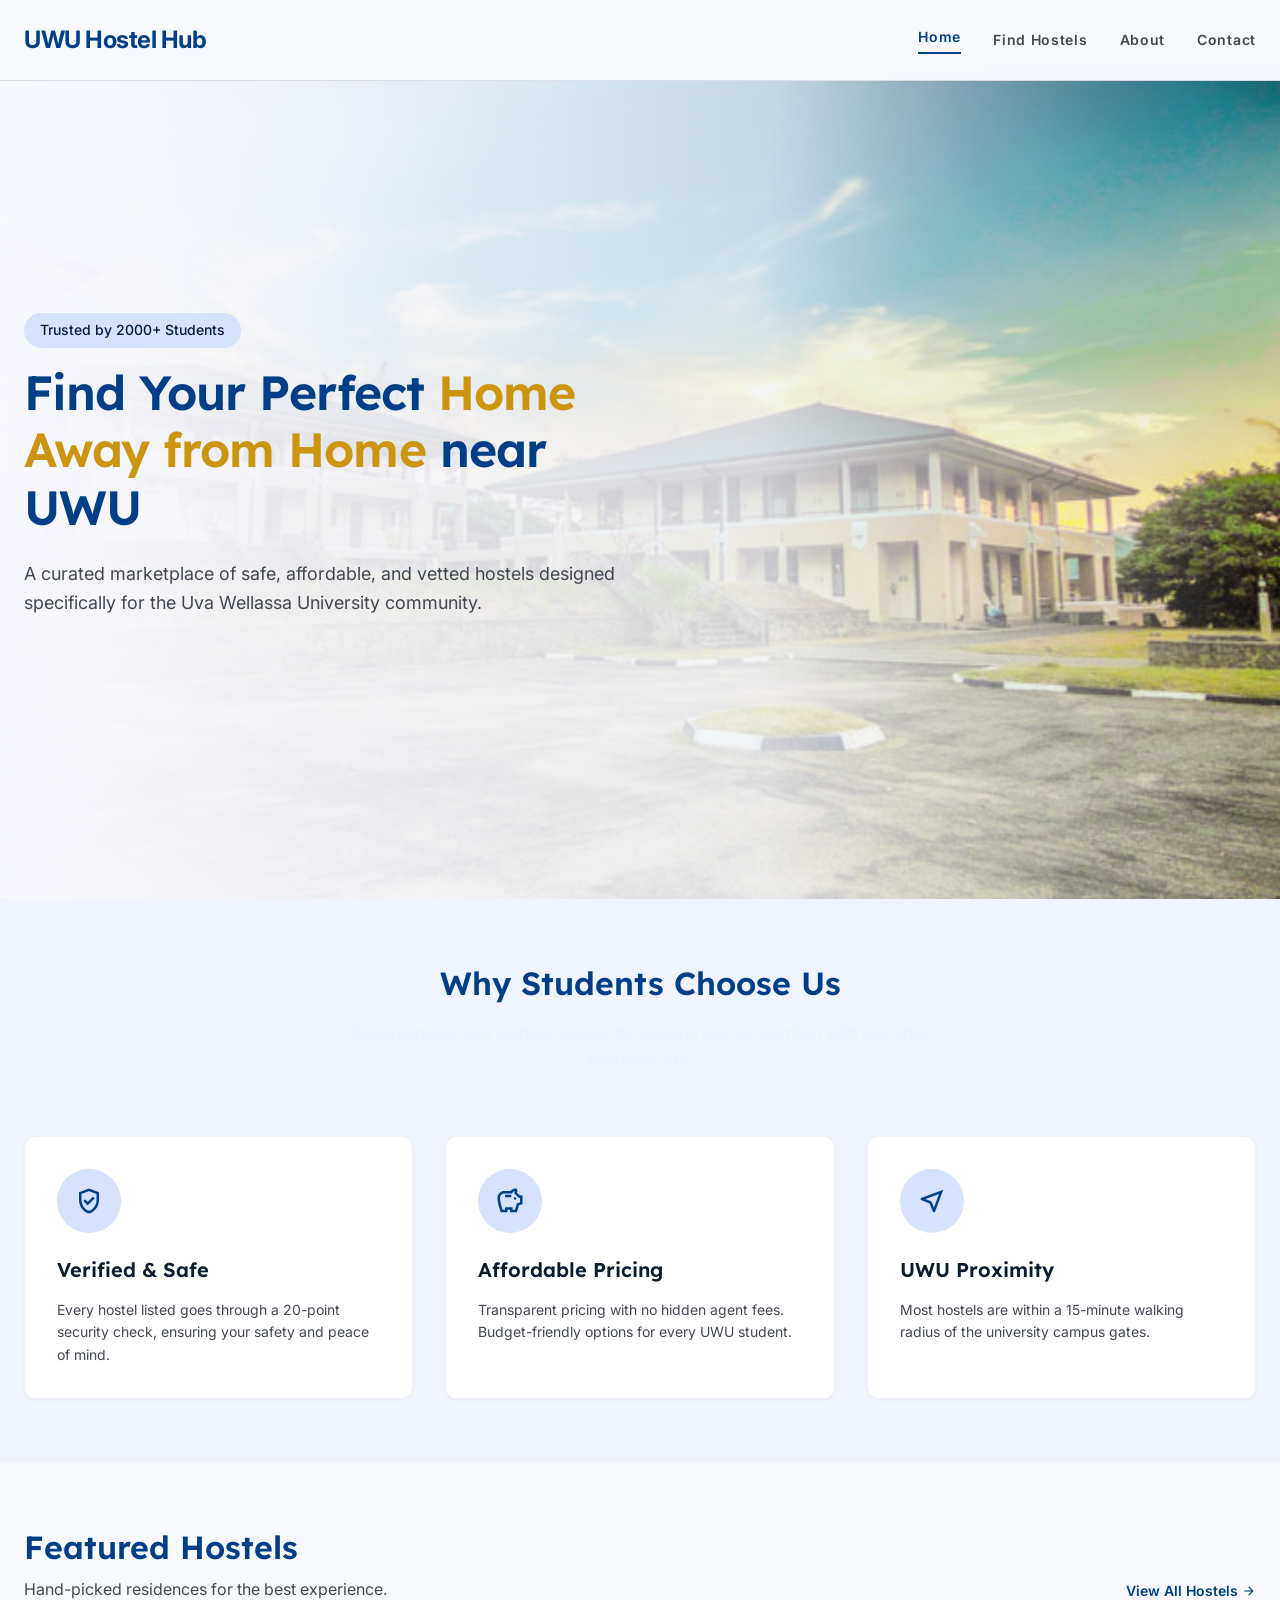
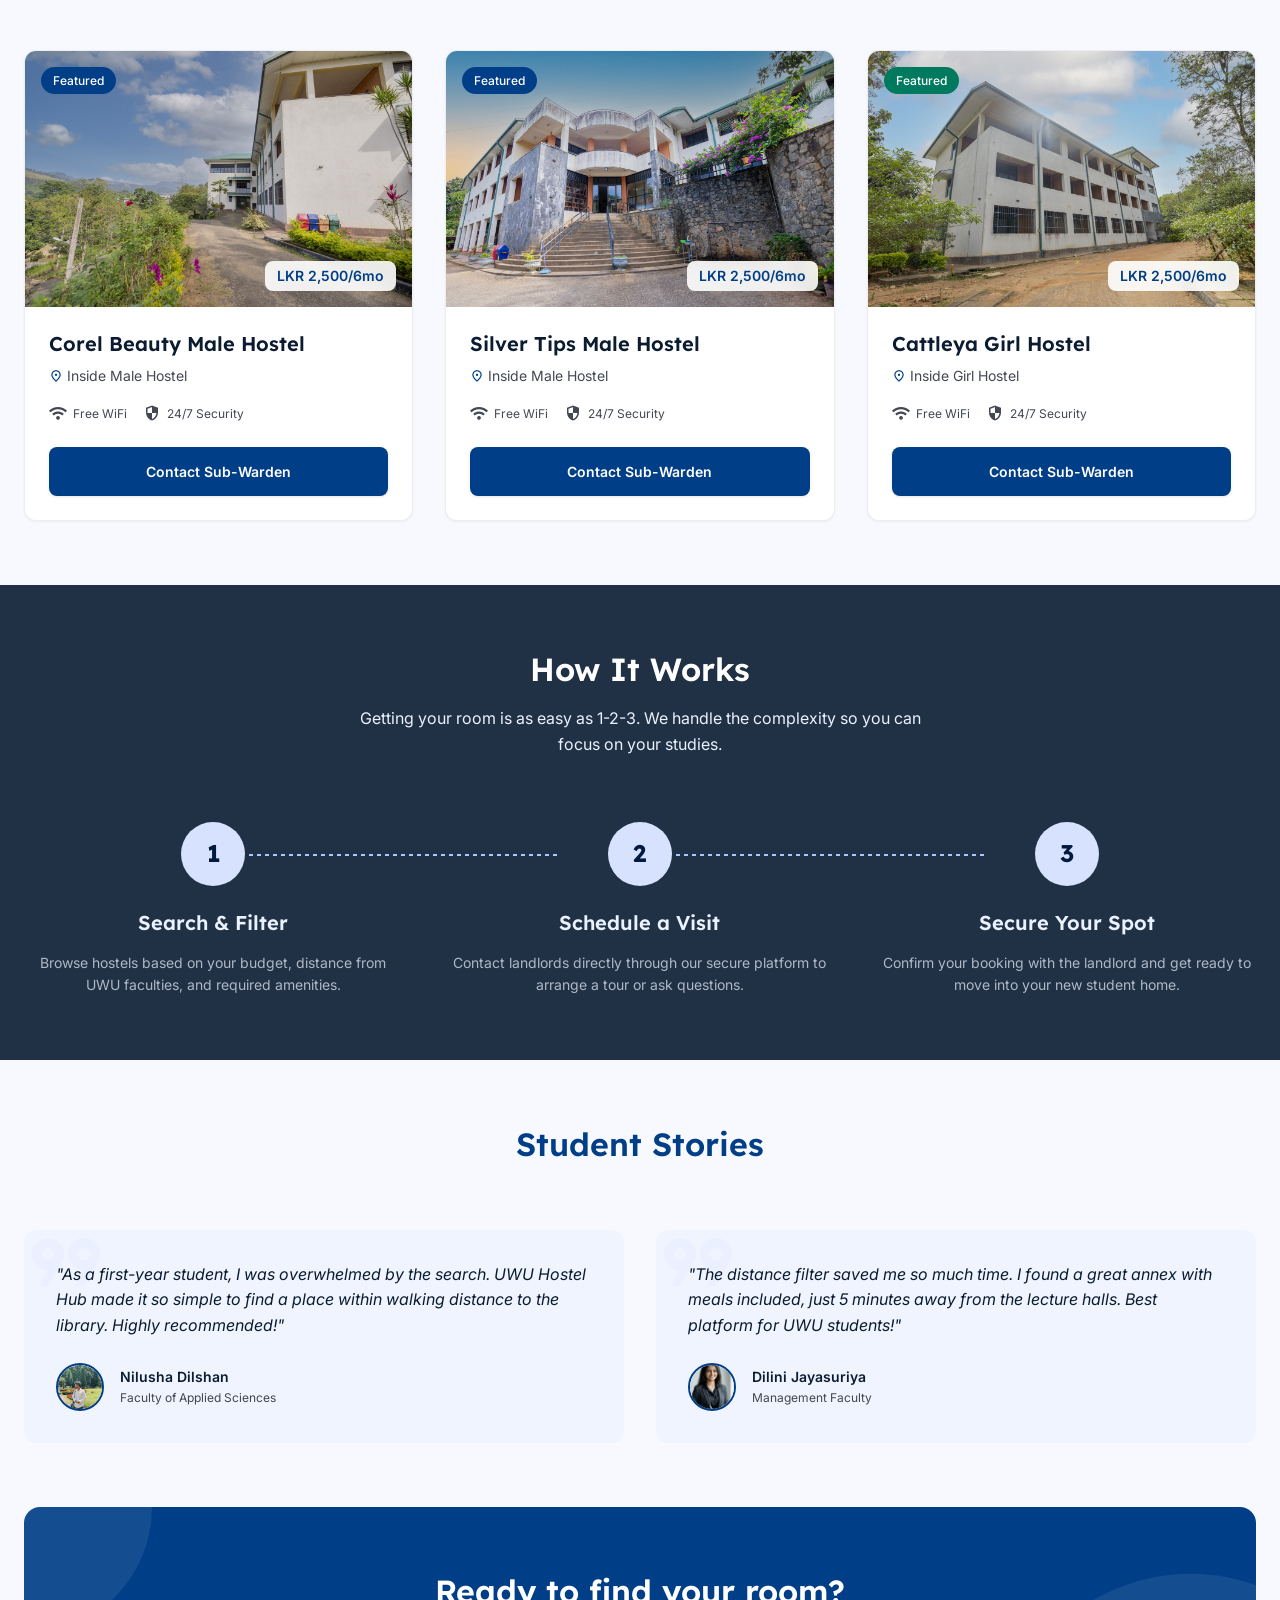
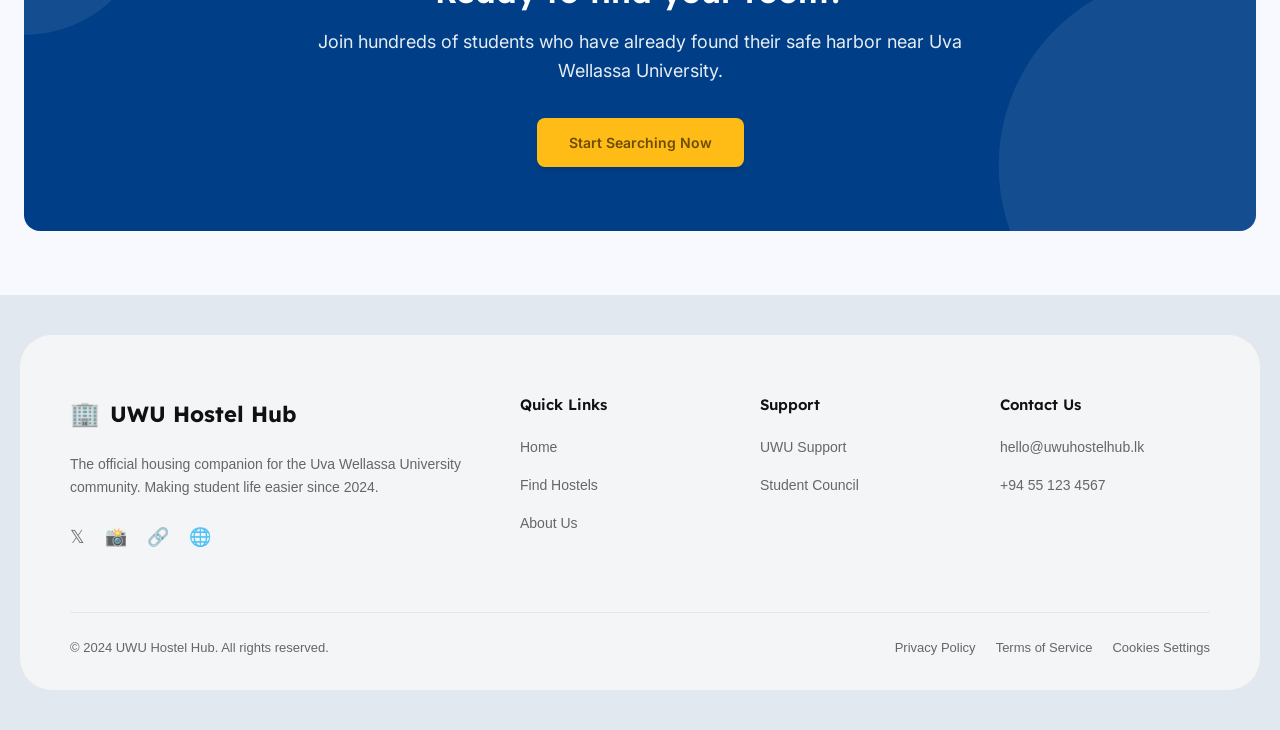
<file: index.html>
<!DOCTYPE html>
<html lang="en">
<head>
    <meta charset="utf-8">
    <meta name="viewport" content="width=device-width, initial-scale=1.0">
    <title>UWU Hostel Hub | Find Your Perfect Student Home</title>
    <!-- External Fonts & Icons -->
    <link href="https://fonts.googleapis.com/css2?family=Lexend:wght@300;400;500;600;700;800&family=Inter:wght@300;400;500;600;700&display=swap" rel="stylesheet">
    <link href="https://fonts.googleapis.com/css2?family=Material+Symbols+Outlined:wght,FILL@100..700,0..1&display=swap" rel="stylesheet">
    <link rel="stylesheet" href="../home/style.css">
    <link rel="stylesheet" href="../nav.css">
    <link rel="stylesheet" href="../footer.css">
</head>
<body>

    
    <header class="site-header" id="header">
    <nav class="navbar container">
      <div class="nav-brand">
        
        <a class="logo" href="../index.html">UWU Hostel Hub</a>
      </div>
      <input type="checkbox" id="nav-toggle" class="nav-toggle" aria-hidden="true">
      <label for="nav-toggle" class="mobile-menu-btn mobile-only" aria-label="Toggle navigation">
        <span class="material-symbols-outlined">menu</span>
      </label>
      
      <div class="nav-links desktop-only" id="navLinks">
        <a href="../index.html" class="active">Home</a>
        <a href="../find/findpage.html">Find Hostels</a>
        <a href="../about/about.html">About</a>
        <a href="../contact/contact.html">Contact</a>
      </div>
    </nav>
  </header>
    <main>
        <!-- Hero Section -->
        <section class="hero-section">
            <div class="hero-bg">
                <div class="hero-overlay"></div>
                <img src="../image/im8.jpg" alt="Uva Wellassa University landscape at sunrise">
            </div>
            <div class="hero-content">
                <div class="hero-text-wrapper">
                    <span class="badge">Trusted by 2000+ Students</span>
                    <h1 class="hero-title">
                        Find Your Perfect <span class="highlight">Home Away from Home</span> near UWU
                    </h1>
                    <p class="hero-description">
                        A curated marketplace of safe, affordable, and vetted hostels designed specifically for the Uva Wellassa University community.
                    </p>
                    
                    
                </div>
            </div>
        </section>

        <!-- Why Choose Us -->
        <section class="features-section">
            <div class="section-header">
                <h2>Why Students Choose Us</h2>
                <p>We streamline your student journey by aligning top-tier comfort with everyday academic life.</p>
            </div>
            <div class="features-grid">
                <!-- Feature 1 -->
                <div class="feature-card">
                    <div class="icon-container">
                        <span class="material-symbols-outlined">verified_user</span>
                    </div>
                    <h3>Verified &amp; Safe</h3>
                    <p>Every hostel listed goes through a 20-point security check, ensuring your safety and peace of mind.</p>
                </div>
                <!-- Feature 2 -->
                <div class="feature-card">
                    <div class="icon-container">
                        <span class="material-symbols-outlined">savings</span>
                    </div>
                    <h3>Affordable Pricing</h3>
                    <p>Transparent pricing with no hidden agent fees. Budget-friendly options for every UWU student.</p>
                </div>
                <!-- Feature 3 -->
                <div class="feature-card">
                    <div class="icon-container">
                        <span class="material-symbols-outlined">near_me</span>
                    </div>
                    <h3>UWU Proximity</h3>
                    <p>Most hostels are within a 15-minute walking radius of the university campus gates.</p>
                </div>
            </div>
        </section>

        <!-- Featured Hostels -->
        <section class="hostels-section">
            <div class="section-split-header">
                <div>
                    <h2>Featured Hostels</h2>
                    <p>Hand-picked residences for the best experience.</p>
                </div>
                <a href="../find/findpage.html" class="view-all-link">
                    View All Hostels <span class="material-symbols-outlined">arrow_forward</span>
                </a>
            </div>
            
            <div class="hostels-grid">
                <!-- Card 1 -->
                <div class="hostel-card">
                    <div class="card-media">
                        <img src="../image/corel.jpg" alt="Modern hostel room interior">
                        <span class="card-badge bg-primary-tag">Featured</span>
                        <div class="card-price">LKR 2,500/6mo</div>
                    </div>
                    <div class="card-content">
                        <h4>Corel Beauty Male Hostel</h4>
                        <p class="location"><span class="material-symbols-outlined">location_on</span> Inside Male Hostel</p>
                        <div class="amenities">
                            <div class="amenity"><span class="material-symbols-outlined">wifi</span><span>Free WiFi</span></div>
                            <div class="amenity"><span class="material-symbols-outlined">security</span><span>24/7 Security</span></div>
                        </div>
                        <button class="btn btn-primary btn-block">Contact Sub-Warden</button>
                    </div>
                </div>

                <!-- Card 2 -->
                <div class="hostel-card">
                    <div class="card-media">
                        <img src="../image/Silver-tips-01.jpg" alt="Cozy twin-bed student room">
                        <span class="card-badge bg-primary-tag">Featured</span>
                        <div class="card-price">LKR 2,500/6mo</div>
                    </div>
                    <div class="card-content">
                        <h4>Silver Tips Male Hostel</h4>
                        <p class="location"><span class="material-symbols-outlined">location_on</span> Inside Male Hostel</p>
                        <div class="amenities">
                            <div class="amenity"><span class="material-symbols-outlined">wifi</span><span>Free WiFi</span></div>
                            <div class="amenity"><span class="material-symbols-outlined">security</span><span>24/7 Security</span></div>
                        </div>
                        <button class="btn btn-primary btn-block">Contact Sub-Warden</button>
                    </div>
                </div>

                <!-- Card 3 -->
                <div class="hostel-card">
                    <div class="card-media">
                        <img src="../image/cattleya.jpg" alt="Modern hostel common area">
                        <span class="card-badge bg-new-tag">Featured</span>
                        <div class="card-price">LKR 2,500/6mo</div>
                    </div>
                    <div class="card-content">
                        <h4>Cattleya Girl Hostel</h4>
                        <p class="location"><span class="material-symbols-outlined">location_on</span> Inside Girl Hostel</p>
                        <div class="amenities">
                            <div class="amenity"><span class="material-symbols-outlined">wifi</span><span>Free WiFi</span></div>
                            <div class="amenity"><span class="material-symbols-outlined">security</span><span>24/7 Security</span></div>
                        </div>
                        <button class="btn btn-primary btn-block">Contact Sub-Warden</button>
                    </div>
                </div>
            </div>
        </section>

        <!-- How It Works -->
        <section class="process-section">
            <div class="section-header text-light">
                <h2>How It Works</h2>
                <p>Getting your room is as easy as 1-2-3. We handle the complexity so you can focus on your studies.</p>
            </div>
            <div class="process-steps">
                <div class="step-item step-line">
                    <div class="step-number">1</div>
                    <h3>Search &amp; Filter</h3>
                    <p>Browse hostels based on your budget, distance from UWU faculties, and required amenities.</p>
                </div>
                <div class="step-item step-line">
                    <div class="step-number">2</div>
                    <h3>Schedule a Visit</h3>
                    <p>Contact landlords directly through our secure platform to arrange a tour or ask questions.</p>
                </div>
                <div class="step-item">
                    <div class="step-number">3</div>
                    <h3>Secure Your Spot</h3>
                    <p>Confirm your booking with the landlord and get ready to move into your new student home.</p>
                </div>
            </div>
        </section>

        <!-- Testimonials -->
        <section class="testimonials-section">
            <div class="section-header">
                <h2>Student Stories</h2>
            </div>
            <div class="testimonials-grid">
                <!-- Testimonial 1 -->
                <div class="testimonial-card">
                    <span class="material-symbols-outlined quote-icon">format_quote</span>
                    <blockquote class="testimonial-text">
                        "As a first-year student, I was overwhelmed by the search. UWU Hostel Hub made it so simple to find a place within walking distance to the library. Highly recommended!"
                    </blockquote>
                    <div class="user-profile">
                        <div class="profile-avatar">
                            <img src="../image/WhatsApp Image 2026-07-04 at 7.47.27 PM.jpeg" alt="Nilusha Dilshan">
                        </div>
                        <div class="profile-info">
                            <p class="user-name">Nilusha Dilshan</p>
                            <p class="user-meta">Faculty of Applied Sciences</p>
                        </div>
                    </div>
                </div>
                <!-- Testimonial 2 -->
                <div class="testimonial-card">
                    <span class="material-symbols-outlined quote-icon">format_quote</span>
                    <blockquote class="testimonial-text">
                        "The distance filter saved me so much time. I found a great annex with meals included, just 5 minutes away from the lecture halls. Best platform for UWU students!"
                    </blockquote>
                    <div class="user-profile">
                        <div class="profile-avatar">
                            <img src="../image/dilini.jpg" alt="Dilini Jayasuriya">
                        </div>
                        <div class="profile-info">
                            <p class="user-name">Dilini Jayasuriya</p>
                            <p class="user-meta">Management Faculty</p>
                        </div>
                    </div>
                </div>
            </div>
        </section>

        <!-- Call to Action Section -->
        <section class="cta-wrapper">
            <div class="cta-container">
                <div class="cta-shapes">
                    <div class="shape shape-left"></div>
                    <div class="shape shape-right"></div>
                </div>
                <h2 class="cta-title">Ready to find your room?</h2>
                <p class="cta-description">Join hundreds of students who have already found their safe harbor near Uva Wellassa University.</p>
                <div class="cta-buttons">
                    <a href="../find/findpage.html" target="_blank" rel="noopener noreferrer">
                    <button class="btn btn-secondary btn-lg">Start Searching Now</button>
</a>
                </div>
            </div>
        </section>
    </main>

    <!-- Footer -->
        <div class="footer-wrapper">
    <footer class="graphy-footer">
    <div class="footer-main">
      <!-- Brand column -->
      <div class="footer-brand">
        <div class="brand-logo">
          <span class="logo-icon">🏢</span>
          <h2>UWU Hostel Hub</h2>
        </div>
        <p class="brand-text">The official housing companion for the Uva Wellassa University community. Making student life easier since 2024.</p>
        <!-- Social Icons-->
        <div class="social-links">
          <a href="#" aria-label="Twitter">𝕏</a>
          <a href="#" aria-label="Instagram">📸</a>
          <a href="#" aria-label="LinkedIn">🔗</a>
          <a href="#" aria-label="Globe">🌐</a>
        </div>
      </div>

      <!-- Links columns -->
      <div class="footer-links-grid">
        <div class="links-col">
          <h3>Quick Links</h3>
          <ul>
            <li><a href="../index.html">Home</a></li>
            <li><a href="../find/findpage.html">Find Hostels</a></li>
            <li><a href="../about/about.html">About Us</a></li>
          </ul>
        </div>

        <div class="links-col">
          <h3>Support</h3>
          <ul>
            <li><a href="#">UWU Support</a></li>
            <li><a href="#">Student Council</a></li>
          </ul>
        </div>

        <div class="links-col">
          <h3>Contact Us</h3>
          <ul>
            <li><a href="mailto:hello@uwuhostelhub.lk" class="contact-link">hello@uwuhostelhub.lk</a></li>
            <li><a href="tel:+94551234567" class="contact-link">+94 55 123 4567</a></li>
          </ul>
        </div>
      </div>
    </div>

    <!-- Footer Bottom Line -->
    <div class="footer-bottom">
      <div class="copyright">
        &copy; 2024 UWU Hostel Hub. All rights reserved.
      </div>
      <div class="bottom-links">
        <a href="#">Privacy Policy</a>
        <a href="#">Terms of Service</a>
        <a href="#">Cookies Settings</a>
      </div>
    </div>
    </footer>
    </div>

        <script src="../javascript.js"></script>
</body>
</html>
</file>
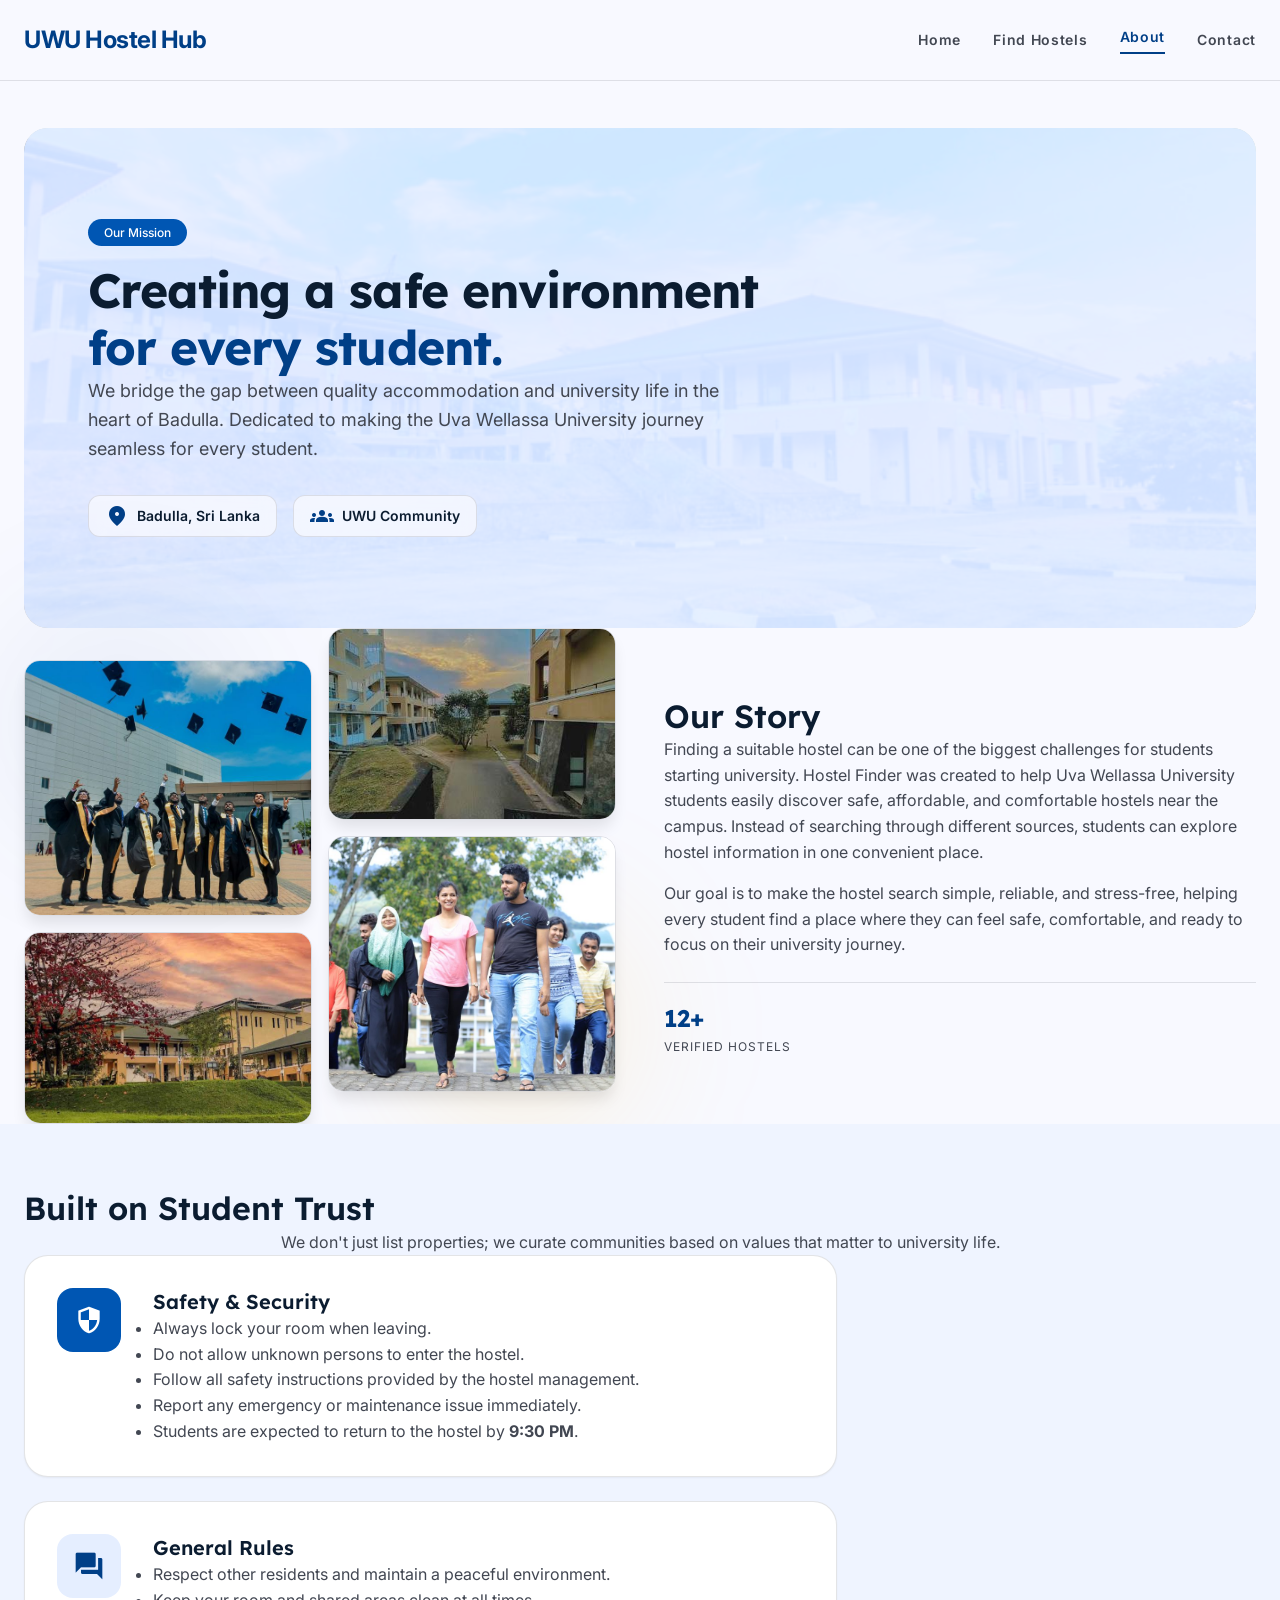
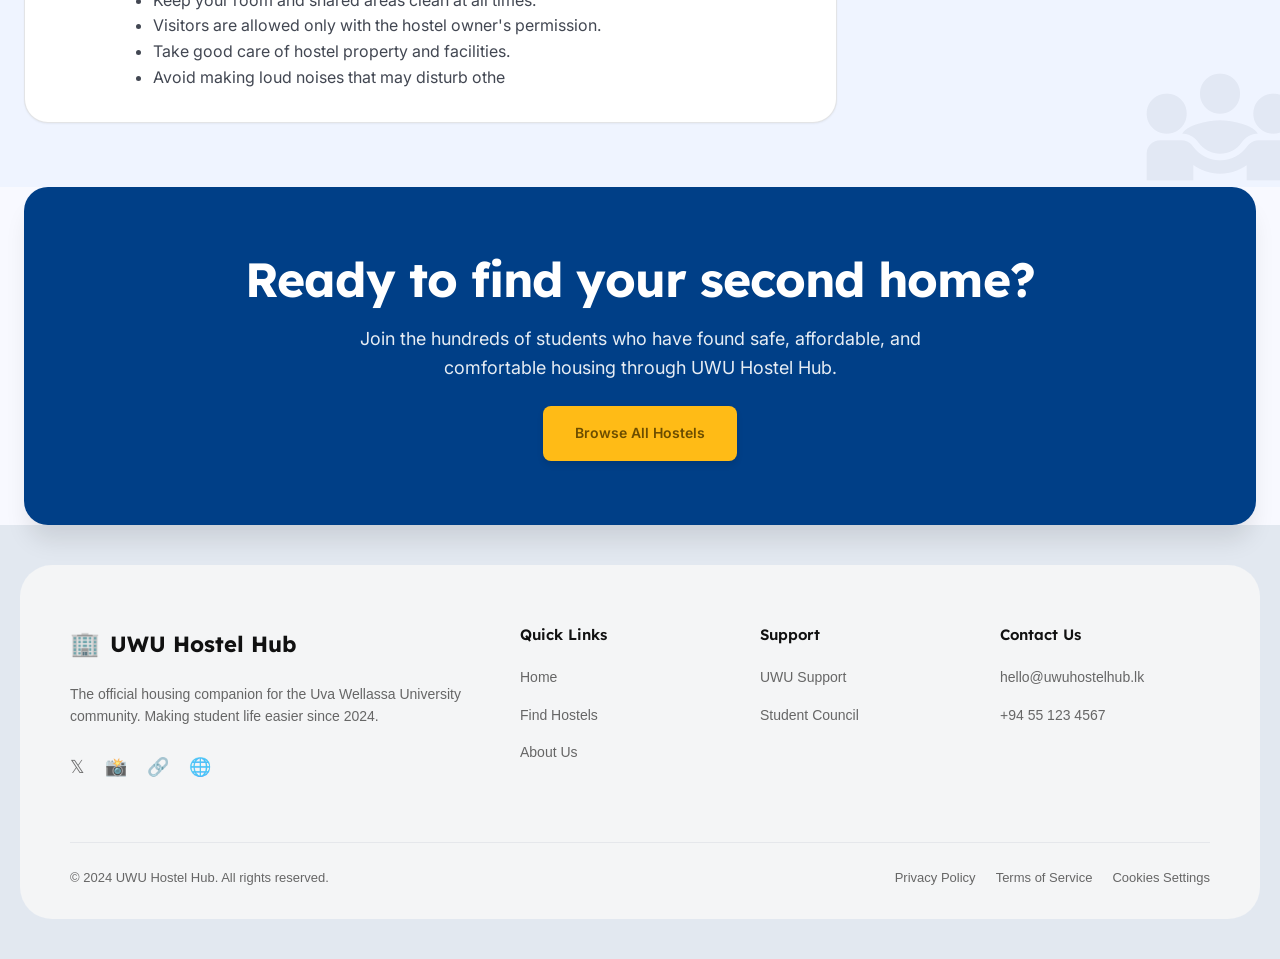
<file: about/about.html>
<!DOCTYPE html>
<html lang="en">
<head>
  <meta charset="utf-8"/>
  <meta content="width=device-width, initial-scale=1.0" name="viewport"/>
  <title>About Us | UWU Hostel Hub</title>
  
  <link href="https://fonts.googleapis.com/css2?family=Lexend:wght@300;400;500;600;700;800&family=Inter:wght@300;400;500;600;700&display=swap" rel="stylesheet"/>
  <link href="https://fonts.googleapis.com/css2?family=Material+Symbols+Outlined:wght,FILL@100..700,0..1&display=swap" rel="stylesheet"/>
  
  <link rel="stylesheet" href="style.css">
  <link rel="stylesheet" href="../nav.css">
  <link rel="stylesheet" href="../footer.css">  
</head>
<body>

  <header class="site-header" id="header">
    <nav class="navbar container">
      <div class="nav-brand">
        
        <a class="logo" href="../index.html">UWU Hostel Hub</a>
      </div>
      <input type="checkbox" id="nav-toggle" class="nav-toggle" aria-hidden="true">
      <label for="nav-toggle" class="mobile-menu-btn mobile-only" aria-label="Toggle navigation">
        <span class="material-symbols-outlined">menu</span>
      </label>
      
      <div class="nav-links desktop-only">
        <a href="../index.html">Home</a>
        <a href="../find/findpage.html">Find Hostels</a>
        <a href="../about/about.html" class="active">About</a>
        <a href="../contact/contact.html">Contact</a>
      </div>
    </nav>
  </header>
  
  <main class="main-content">
    
    <section class="hero-section container animate-on-scroll">
      <div class="hero-card">
        <div class="hero-bg" style="background-image: url('../image/im8.jpg')"></div>
        <div class="hero-content">
          <span class="badge">Our Mission</span>
          <h2 class="display-text">Creating a safe environment <br/><span class="text-primary">for every student.</span></h2>
          <p class="body-lg text-muted">
            We bridge the gap between quality accommodation and university life in the heart of Badulla. Dedicated to making the Uva Wellassa University journey seamless for every student.
          </p>
          <div class="tags-container">
            <div class="tag">
              <span class="material-symbols-outlined icon-filled text-primary">location_on</span>
              <span>Badulla, Sri Lanka</span>
            </div>
            <div class="tag">
              <span class="material-symbols-outlined icon-filled text-primary">groups</span>
              <span>UWU Community</span>
            </div>
          </div>
        </div>
      </div>
    </section>
    
    <section class="story-section container animate-on-scroll">
      <div class="story-grid">
        <div class="story-images">
          <div class="image-column pt-xl">
            <div class="img-wrapper h-tall">
              <img src="../image/uva.jpg" alt="Students studying"/>
            </div>
            <div class="img-wrapper h-short">
              <img src="../image/uva2.jpg" alt="Hostel room"/>
            </div>
          </div>
          <div class="image-column">
            <div class="img-wrapper h-short">
              <img src="../image/uva3.jpg" alt="Campus aerial"/>
            </div>
            <div class="img-wrapper h-tall">
              <img src="../image/uva4.jpg" alt="Mobile app"/>
            </div>
          </div>
          <div class="deco-blob top-left"></div>
          <div class="deco-blob bottom-right"></div>
        </div>
        
        <div class="story-text">
          <h3 class="headline-lg">Our Story</h3>
          <p class="text-muted">
            Finding a suitable hostel can be one of the biggest challenges for students starting university. Hostel Finder was created to help Uva Wellassa University students easily discover safe, affordable, and comfortable hostels near the campus. Instead of searching through different sources, students can explore hostel information in one convenient place.
          </p>
          <p class="text-muted">
            Our goal is to make the hostel search simple, reliable, and stress-free, helping every student find a place where they can feel safe, comfortable, and ready to focus on their university journey.
          </p>

          
          <div class="stats-container">
            <div class="stat-box">
              <div class="stat-number text-primary">12+</div>
              <div class="stat-label">Verified Hostels</div>
            </div>
          </div>
        </div>
      </div>
    </section>
    
    <section class="values-section animate-on-scroll">
      <div class="container">
        <div class="section-header">
          <h3 class="headline-lg">Built on Student Trust</h3>
          <p class="text-muted text-center">We don't just list properties; we curate communities based on values that matter to university life.</p>
        </div>
        
        <div class="bento-grid">
          <div class="bento-card col-span-2 bg-white card-hover">
            <div class="bento-content row-layout">
              <div class="icon-box bg-primary-container text-white">
                <span class="material-symbols-outlined icon-filled icon-lg">security</span>
              </div>
              <div>
              <h4 class="headline-sm">Safety &amp; Security</h4>

              <ul class="text-muted safety-list">
              <li>Always lock your room when leaving.</li>
              <li>Do not allow unknown persons to enter the hostel.</li>
              <li>Follow all safety instructions provided by the hostel management.</li>
              <li>Report any emergency or maintenance issue immediately.</li>
              <li>Students are expected to return to the hostel by <strong>9:30 PM</strong>.</li>
            </div>
            </div>
          </div>
          
          <div class="bento-card col-span-2 bg-white card-hover overflow-hidden relative">
            <div class="bento-content row-layout relative-z">
              <div class="icon-box bg-surface-container text-primary">
                <span class="material-symbols-outlined icon-filled icon-lg">forum</span>
              </div>
              <div>
                <h4 class="headline-sm">General Rules</h4>
                <ul class="text-muted safety-list">
              <li>Respect other residents and maintain a peaceful environment.</li>
              <li>Keep your room and shared areas clean at all times.</li>
              <li>Visitors are allowed only with the hostel owner's permission.</li>
              <li>Take good care of hostel property and facilities.</li>
              <li>Avoid making loud noises that may disturb othe</li>
              </div>
            </div>
            <span class="material-symbols-outlined deco-icon">diversity_3</span>
          </div>
        </div>
      </div>
    </section>
    
    <section class="cta-section container animate-on-scroll">
      <div class="cta-card bg-primary text-white text-center">
        <h3 class="display-text mb-md">Ready to find your second home?</h3>
        <p class="body-lg opacity-90 mb-lg max-w-md">Join the hundreds of students who have found safe, affordable, and comfortable housing through UWU Hostel Hub.</p>
        <div class="cta-buttons">
          <a href="../find/findpage.html" class="btn btn-secondary">Browse All Hostels</a>
        </div>
      </div>
    </section>
    
  </main>
  
        <!-- Footer -->
        <div class="footer-wrapper">
    <footer class="graphy-footer">
    <div class="footer-main">
      <!-- Brand column -->
      <div class="footer-brand">
        <div class="brand-logo">
          <span class="logo-icon">🏢</span>
          <h2>UWU Hostel Hub</h2>
        </div>
        <p class="brand-text">The official housing companion for the Uva Wellassa University community. Making student life easier since 2024.</p>
        <!-- Social Icons -->
        <div class="social-links">
          <a href="#" aria-label="Twitter">𝕏</a>
          <a href="#" aria-label="Instagram">📸</a>
          <a href="#" aria-label="LinkedIn">🔗</a>
          <a href="#" aria-label="Globe">🌐</a>
        </div>
      </div>

      <!-- Links columns -->
      <div class="footer-links-grid">
        <div class="links-col">
          <h3>Quick Links</h3>
          <ul>
            <li><a href="../index.html">Home</a></li>
            <li><a href="../find/findpage.html">Find Hostels</a></li>
            <li><a href="../about/about.html">About Us</a></li>
          </ul>
        </div>

        <div class="links-col">
          <h3>Support</h3>
          <ul>
            <li><a href="#">UWU Support</a></li>
            <li><a href="#">Student Council</a></li>
          </ul>
        </div>

        <div class="links-col">
          <h3>Contact Us</h3>
          <ul>
            <li><a href="mailto:hello@uwuhostelhub.lk" class="contact-link">hello@uwuhostelhub.lk</a></li>
            <li><a href="tel:+94551234567" class="contact-link">+94 55 123 4567</a></li>
          </ul>
        </div>
      </div>
    </div>

    <!-- Footer Bottom Line -->
    <div class="footer-bottom">
      <div class="copyright">
        &copy; 2024 UWU Hostel Hub. All rights reserved.
      </div>
      <div class="bottom-links">
        <a href="#">Privacy Policy</a>
        <a href="#">Terms of Service</a>
        <a href="#">Cookies Settings</a>
      </div>
    </div>
    </footer>
    </div>
    <script src="../javascript.js"></script>
</body>
</html>
</file>
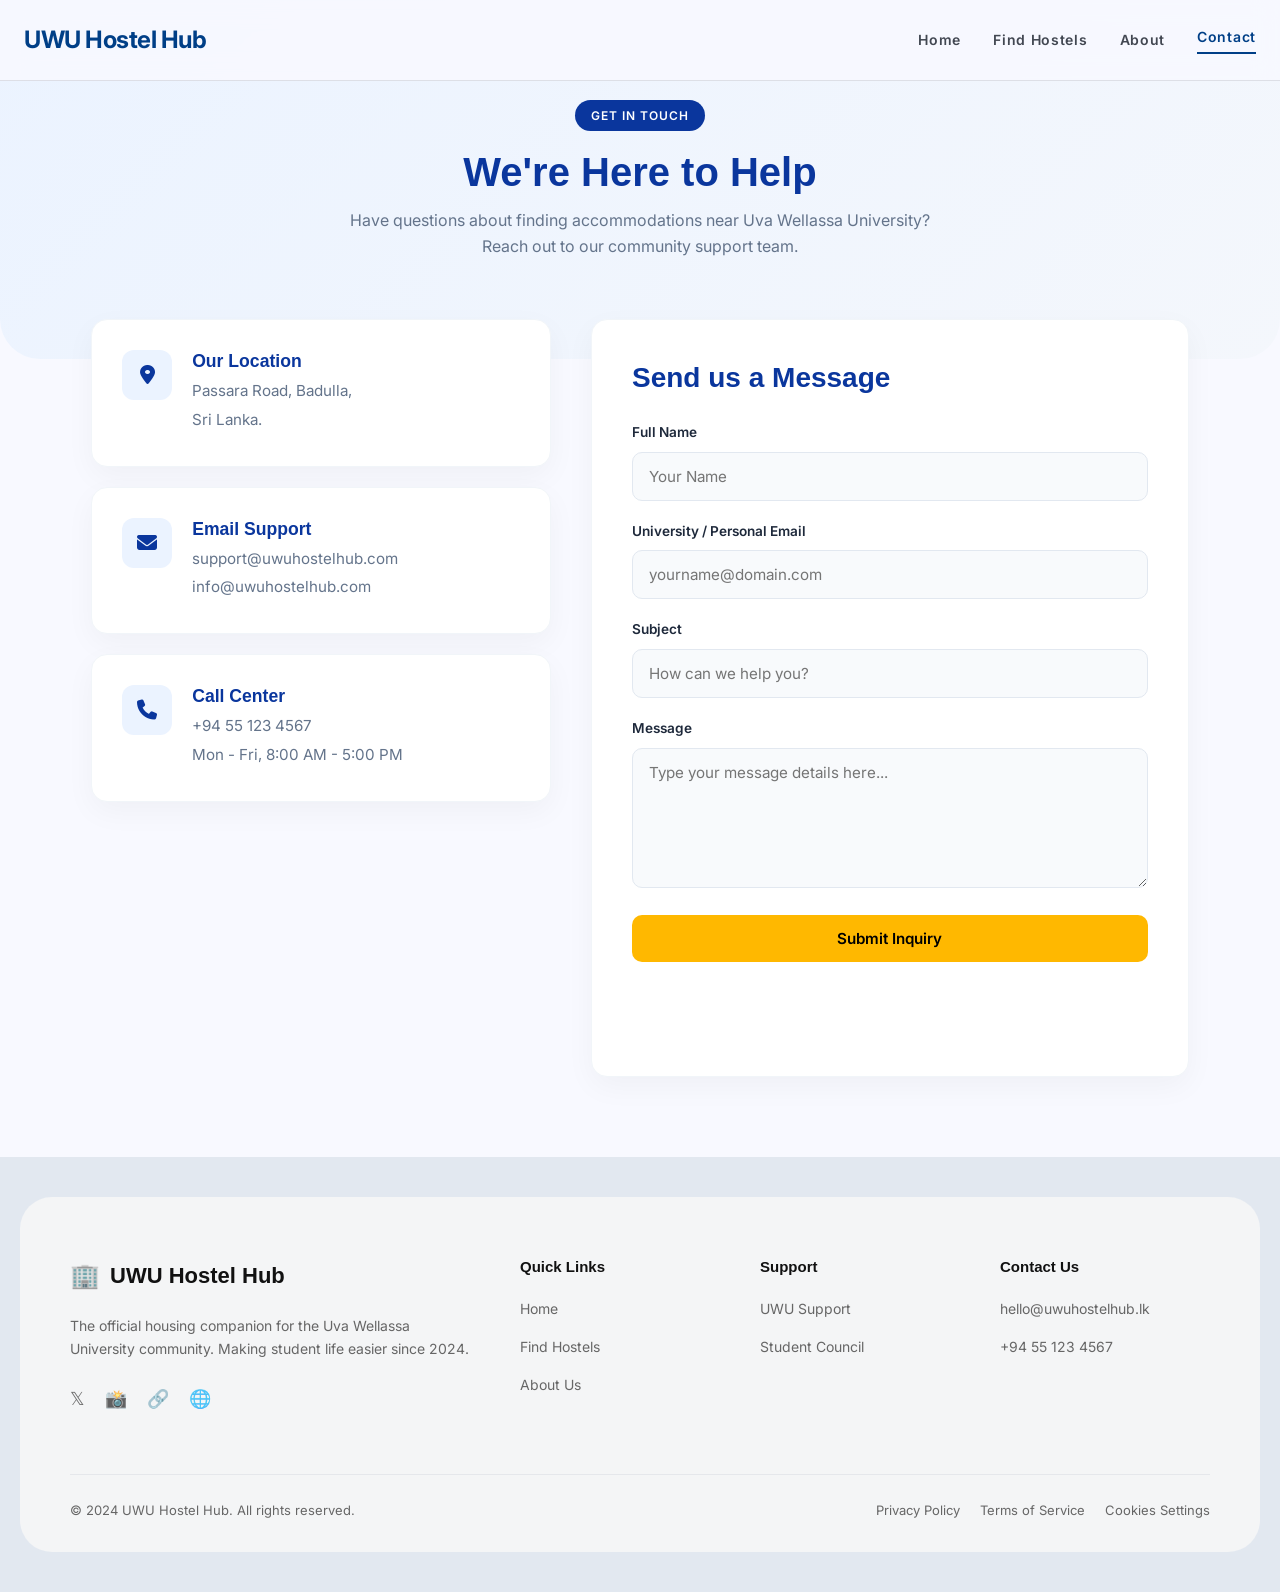
<file: contact/contact.html>
<!DOCTYPE html>
<html lang="en">
<head>
    <meta charset="UTF-8">
    <meta name="viewport" content="width=device-width, initial-scale=1.0">
    <title>Contact Us - UWU Hostel Hub</title>
    <link rel="preconnect" href="https://fonts.googleapis.com">
    <link rel="preconnect" href="https://fonts.gstatic.com" crossorigin>
    <link href="https://fonts.googleapis.com/css2?family=Inter:wght@300;400;500;600;700&display=swap" rel="stylesheet">
    <link href="https://fonts.googleapis.com/css2?family=Material+Symbols+Outlined:wght,FILL@100..700,0..1&display=swap" rel="stylesheet">
    <link rel="stylesheet" href="https://cdnjs.cloudflare.com/ajax/libs/font-awesome/6.4.0/css/all.min.css">
    <link rel="stylesheet" href="style.css">
    <link rel="stylesheet" href="../nav.css">
    <link rel="stylesheet" href="../footer.css">
</head>
<body>

    <header class="site-header" id="header">
    <nav class="navbar container">
      <div class="nav-brand">
        
        <a class="logo" href="../index.html">UWU Hostel Hub</a>
      </div>
      <input type="checkbox" id="nav-toggle" class="nav-toggle" aria-hidden="true">
      <label for="nav-toggle" class="mobile-menu-btn mobile-only" aria-label="Toggle navigation">
        <span class="material-symbols-outlined">menu</span>
      </label>
      
      <div class="nav-links desktop-only">
        <a href="../index.html">Home</a>
        <a href="../find/findpage.html">Find Hostels</a>
        <a href="../about/about.html">About</a>
        <a href="../contact/contact.html" class="active">Contact</a>
      </div>
    </nav>
  </header>

    <section class="contact-hero">
        <span class="badge">Get in Touch</span>
        <h1>We're Here to Help</h1>
        <p>Have questions about finding accommodations near Uva Wellassa University? Reach out to our community support team.</p>
    </section>

    <main class="contact-container">
        
        <div class="contact-info-panel">
            
            <div class="info-card">
                <div class="icon-box"><i class="fa-solid fa-location-dot"></i></div>
                <div class="info-details">
                    <h3>Our Location</h3>
                    <p>Passara Road, Badulla,</p>
                    <p>Sri Lanka.</p>
                </div>
            </div>

            <div class="info-card">
                <div class="icon-box"><i class="fa-solid fa-envelope"></i></div>
                <div class="info-details">
                    <h3>Email Support</h3>
                    <p>support@uwuhostelhub.com</p>
                    <p>info@uwuhostelhub.com</p>
                </div>
            </div>

            <div class="info-card">
                <div class="icon-box"><i class="fa-solid fa-phone"></i></div>
                <div class="info-details">
                    <h3>Call Center</h3>
                    <p>+94 55 123 4567</p>
                    <p>Mon - Fri, 8:00 AM - 5:00 PM</p>
                </div>
            </div>

        </div>

        <div class="form-card">
            <h2>Send us a Message</h2>
            <form action="#" method="POST">
                <div class="form-group">
                    <label for="name">Full Name</label>
                    <input type="text" id="name" class="form-control" placeholder="Your Name" required>
                </div>
                
                <div class="form-group">
                    <label for="email">University / Personal Email</label>
                    <input type="email" id="email" class="form-control" placeholder="yourname@domain.com" required>
                </div>

                <div class="form-group">
                    <label for="subject">Subject</label>
                    <input type="text" id="subject" class="form-control" placeholder="How can we help you?" required>
                </div>

                <div class="form-group">
                    <label for="message">Message</label>
                    <textarea id="message" class="form-control" placeholder="Type your message details here..." required></textarea>
                </div>

                <button type="submit" class="btn-submit">Submit Inquiry</button>
                <div class="success-alert" id="successAlert" role="status" aria-live="polite">Message sent successfully!</div>
            </form>
        </div>

    </main>

    <!-- Footer -->
        <div class="footer-wrapper">
    <footer class="graphy-footer">
    <div class="footer-main">
      <!-- Brand column -->
      <div class="footer-brand">
        <div class="brand-logo">
          <span class="logo-icon">🏢</span>
          <h2>UWU Hostel Hub</h2>
        </div>
        <p class="brand-text">The official housing companion for the Uva Wellassa University community. Making student life easier since 2024.</p>
        <!-- Social Icons (Graphy style minimal icons) -->
        <div class="social-links">
          <a href="#" aria-label="Twitter">𝕏</a>
          <a href="#" aria-label="Instagram">📸</a>
          <a href="#" aria-label="LinkedIn">🔗</a>
          <a href="#" aria-label="Globe">🌐</a>
        </div>
      </div>

      <!-- Links columns -->
      <div class="footer-links-grid">
        <div class="links-col">
          <h3>Quick Links</h3>
          <ul>
            <li><a href="../index.html">Home</a></li>
            <li><a href="../find/findpage.html">Find Hostels</a></li>
            <li><a href="../about/about.html">About Us</a></li>
          </ul>
        </div>

        <div class="links-col">
          <h3>Support</h3>
          <ul>
            <li><a href="#">UWU Support</a></li>
            <li><a href="#">Student Council</a></li>
          </ul>
        </div>

        <div class="links-col">
          <h3>Contact Us</h3>
          <ul>
            <li><a href="mailto:hello@uwuhostelhub.lk" class="contact-link">hello@uwuhostelhub.lk</a></li>
            <li><a href="tel:+94551234567" class="contact-link">+94 55 123 4567</a></li>
          </ul>
        </div>
      </div>
    </div>

    <!-- Footer Bottom Line -->
    <div class="footer-bottom">
      <div class="copyright">
        &copy; 2024 UWU Hostel Hub. All rights reserved.
      </div>
      <div class="bottom-links">
        <a href="#">Privacy Policy</a>
        <a href="#">Terms of Service</a>
        <a href="#">Cookies Settings</a>
      </div>
    </div>
    </footer>
    </div>
    <script>
        document.addEventListener("DOMContentLoaded", () => {
            const form = document.querySelector(".form-card form");
            const alertBox = document.getElementById("successAlert");

            if (!form || !alertBox) return;
            alertBox.classList.remove("visible");

            form.addEventListener("submit", (event) => {
                event.preventDefault();
                alertBox.classList.add("visible");
                alertBox.textContent = "Message sent successfully!";
                form.reset();
                setTimeout(() => {
                    alertBox.classList.remove("visible");
                }, 3500);
            });
        });
    </script>
</body>
</html>
</file>
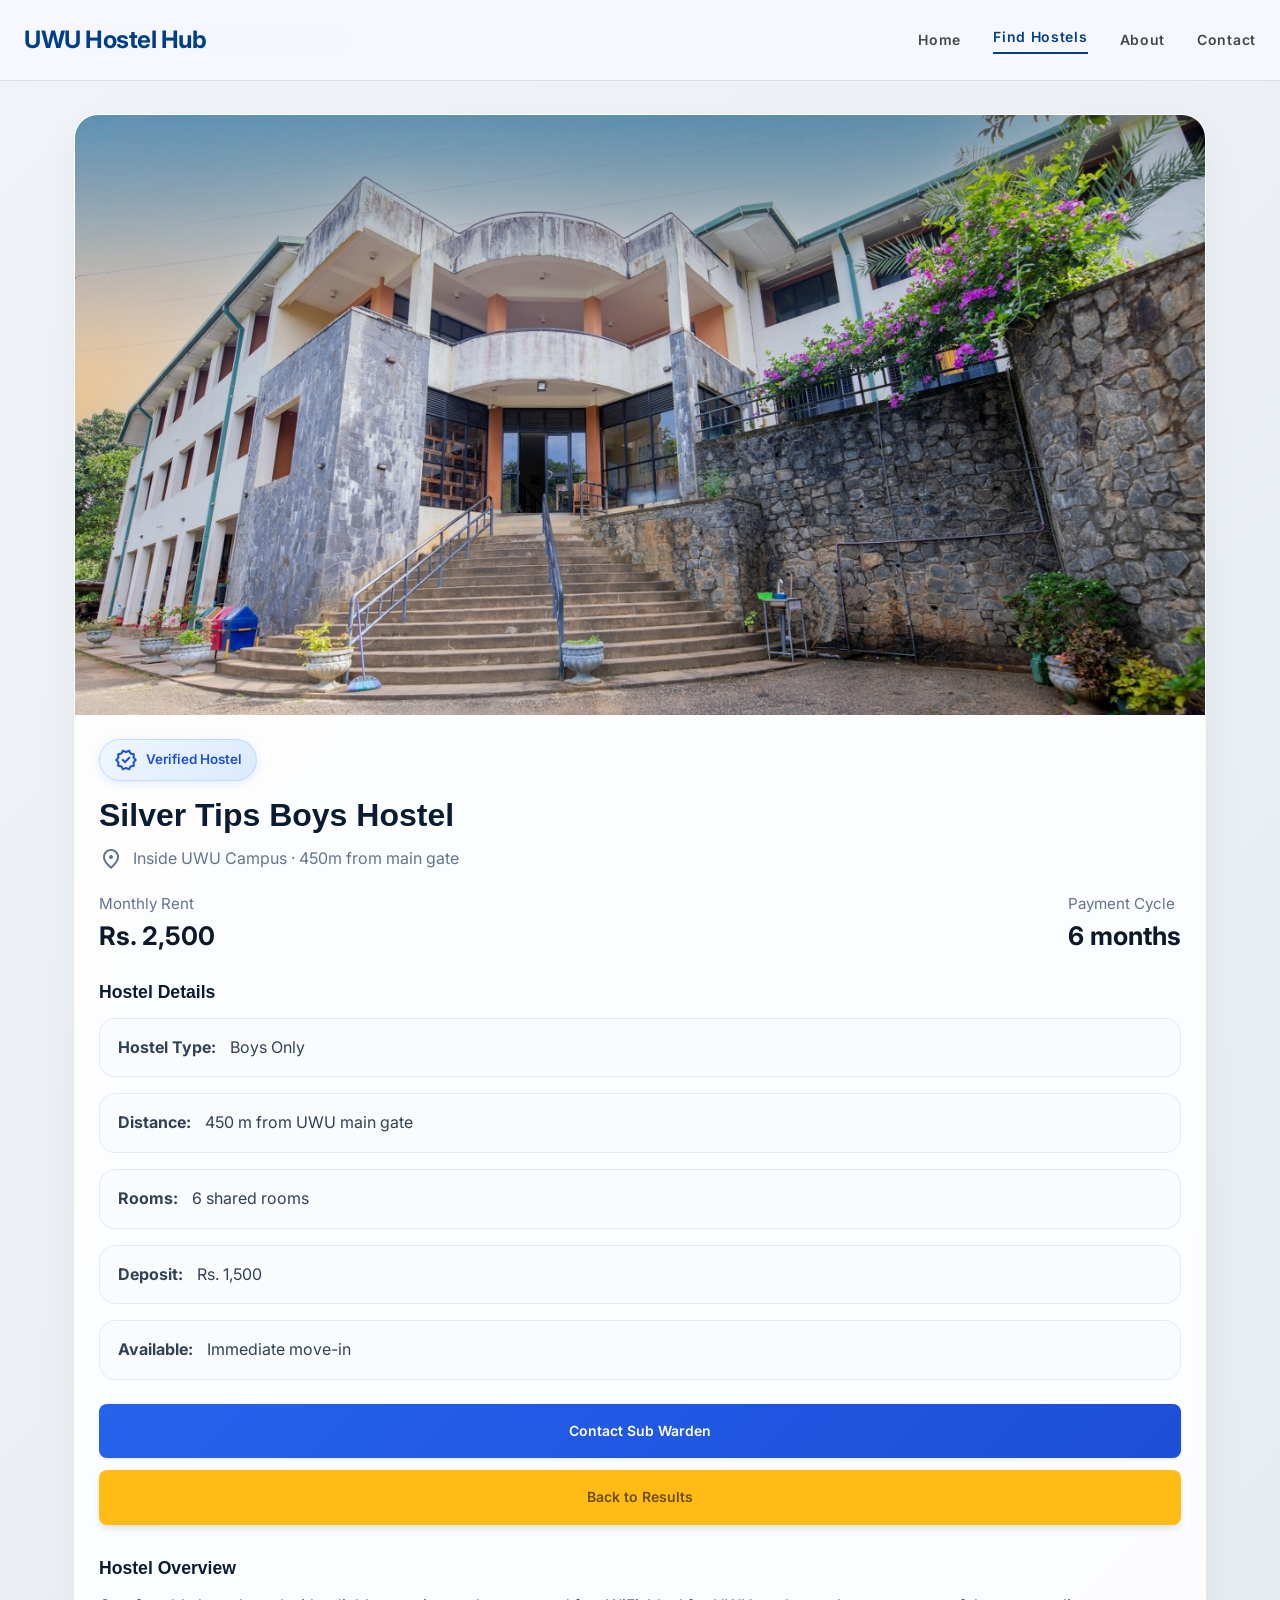
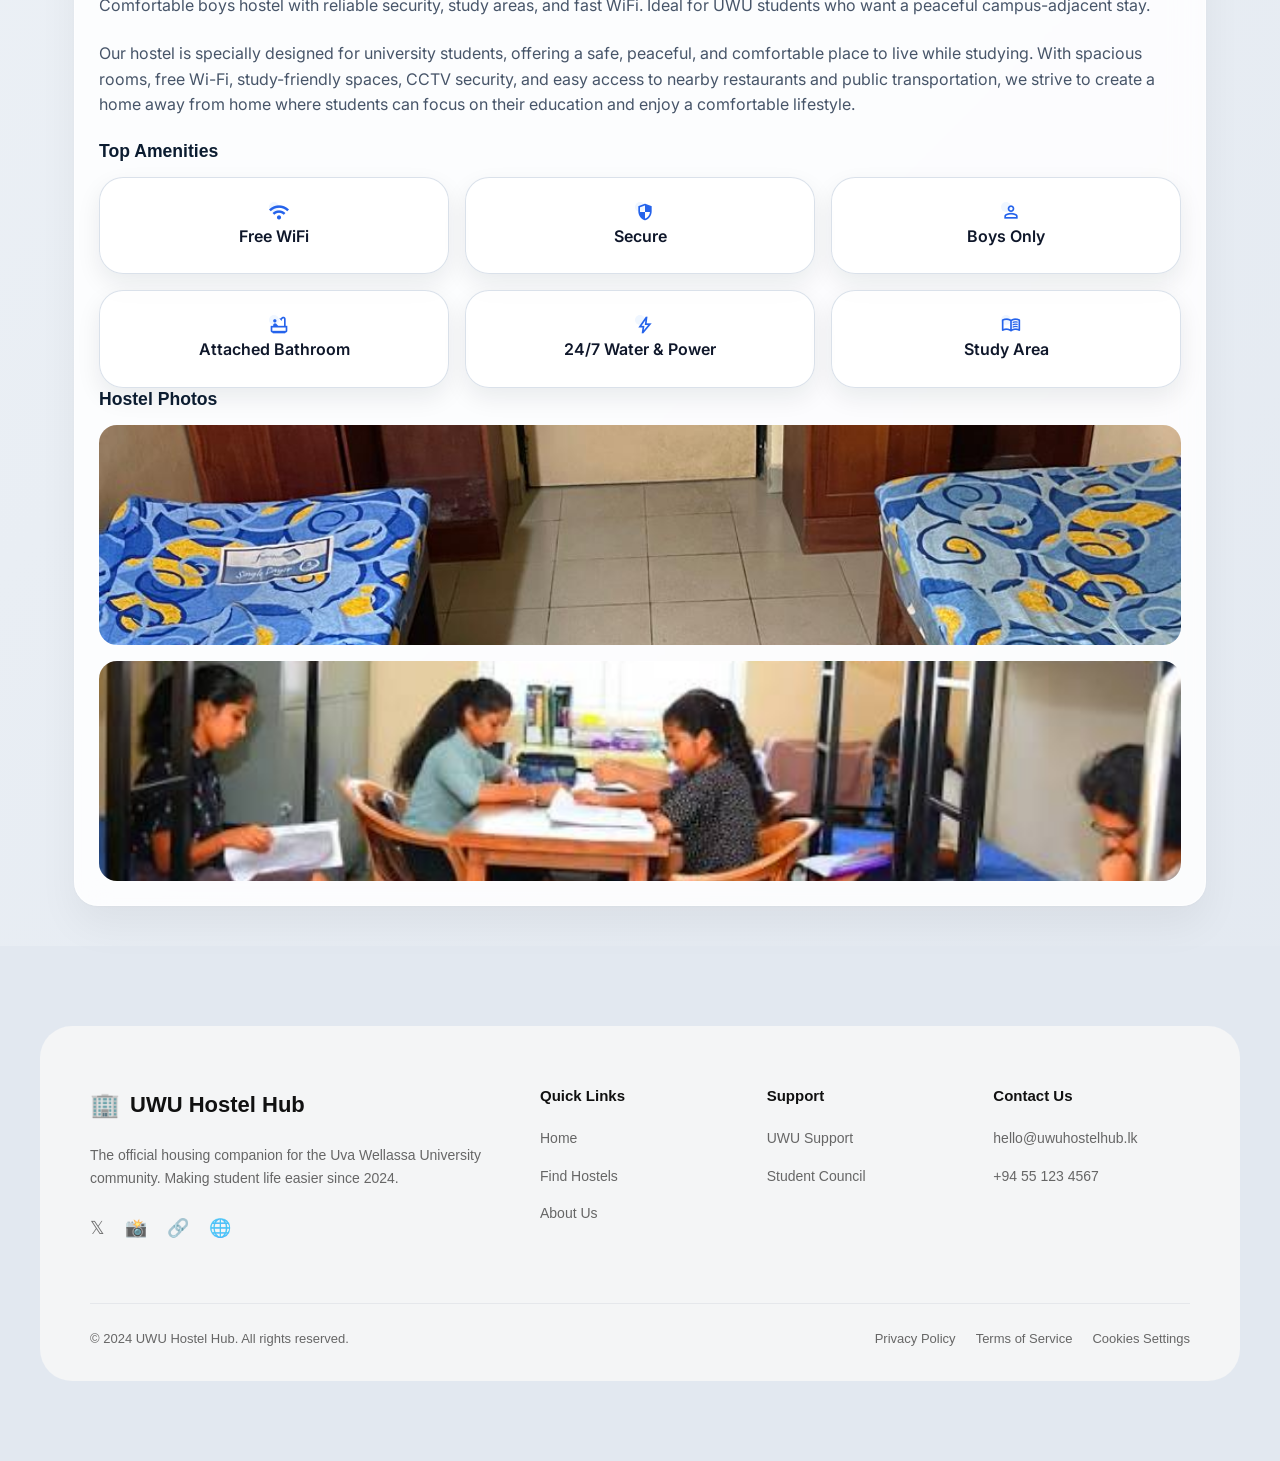
<file: details/details.html>
<!DOCTYPE html>
<html lang="en">
<head>
    <meta charset="UTF-8" />
    <meta name="viewport" content="width=device-width, initial-scale=1.0" />
    <title>Hostel Details | UWU Hostel Hub</title>
    <link href="https://fonts.googleapis.com/css2?family=Inter:wght@400;500;600;700&display=swap" rel="stylesheet" />
    <link href="https://fonts.googleapis.com/css2?family=Material+Symbols+Outlined:wght,FILL@100..700,0..1&display=swap" rel="stylesheet" />
    <link rel="stylesheet" href="style.css" />
    <link rel="stylesheet" href="../nav.css" /> 
    <link rel="stylesheet" href="../footer.css">
</head>
<body>
    <header class="site-header" id="header">
    <nav class="navbar container">
      <div class="nav-brand">
        
        <a class="logo" href="../index.html">UWU Hostel Hub</a>
      </div>
      <input type="checkbox" id="nav-toggle" class="nav-toggle" aria-hidden="true">
      <label for="nav-toggle" class="mobile-menu-btn mobile-only" aria-label="Toggle navigation">
        <span class="material-symbols-outlined">menu</span>
      </label>
      
      <div class="nav-links desktop-only">
        <a href="../index.html">Home</a>
        <a href="../find/findpage.html" class="active">Find Hostels</a>
        <a href="../about/about.html">About</a>
        <a href="../contact/contact.html">Contact</a>
      </div>
    </nav>
  </header>
    <main class="main-content">
        <div class="breadcrumbs">
            <a href="../find/findpage.html">Find Hostels</a>
            <span>&gt;</span>
            <span>Silver Tips Boys Hostel</span>
        </div>

        <div class="detail-grid">
            <article class="hostel-card">
                <div class="hostel-hero">
                    <img src="../image/Silver-tips-01.jpg" alt="Corel Beauty Boys Hostel" />
                </div>
                <div class="hostel-meta">
                    <div class="meta-overline">
                        <span class="material-symbols-outlined">verified</span>
                        Verified Hostel
                    </div>
                    <h1 class="hostel-title">Silver Tips Boys Hostel</h1>
                    <div class="hostel-location">
                        <span class="material-symbols-outlined">location_on</span>
                        Inside UWU Campus · 450m from main gate
                    </div>
                    <div class="price-row">
                        <div>
                            <p class="price-label">Monthly Rent</p>
                            <p class="price-value">Rs. 2,500</p>
                        </div>
                        <div>
                            <p class="price-label">Payment Cycle</p>
                            <p class="price-value">6 months</p>
                        </div>
                    </div>
                    <div style="margin-bottom: 32px;">
                        <h2 class="section-title">Hostel Details</h2>
                        <ul class="details-list">
                            <li><strong>Hostel Type:</strong> Boys Only</li>
                            <li><strong>Distance:</strong> 450 m from UWU main gate</li>
                            <li><strong>Rooms:</strong> 6 shared rooms</li>
                            <li><strong>Deposit:</strong> Rs. 1,500</li>
                            <li><strong>Available:</strong> Immediate move-in</li>
                        </ul>
                        <div class="btn-group" style="margin-top: 24px;">
                            <a class="btn btn-primary" href="../contact/contact.html">Contact Sub Warden</a>
                            <a class="btn btn-secondary" href="../find/findpage.html">Back to Results</a>
                        </div>
                    </div>

                    <div>
                        <h2 class="section-title">Hostel Overview</h2>
                        <p class="section-text">
                            Comfortable boys hostel with reliable security, study areas, and fast WiFi. Ideal for UWU students who want a peaceful campus-adjacent stay.
                            
                        </p>

                        <p class="section-text">
                          Our hostel is specially designed for university students, offering a safe, peaceful, and comfortable place to live while studying. With spacious rooms, free Wi-Fi, study-friendly spaces, CCTV security, and easy access to nearby restaurants and public transportation, we strive to create a home away from home where students can focus on their education and enjoy a comfortable lifestyle.
                        </p>
                    </div>

                    <div>
                        <h2 class="section-title">Top Amenities</h2>
                        <ul class="amenities-grid">
                            <li class="amenity-item">
                                <span class="material-symbols-outlined amenity-icon">wifi</span>
                                <p>Free WiFi</p>
                            </li>
                            <li class="amenity-item">
                                <span class="material-symbols-outlined amenity-icon">security</span>
                                <p>Secure</p>
                            </li>
                            <li class="amenity-item">
                                <span class="material-symbols-outlined amenity-icon">person</span>
                                <p>Boys Only</p>
                            </li>
                            <li class="amenity-item">
                                <span class="material-symbols-outlined amenity-icon">bathtub</span>
                                <p>Attached Bathroom</p>
                            </li>
                            <li class="amenity-item">
                                <span class="material-symbols-outlined amenity-icon">bolt</span>
                                <p>24/7 Water & Power</p>
                            </li>
                            <li class="amenity-item">
                                <span class="material-symbols-outlined amenity-icon">menu_book</span>
                                <p>Study Area</p>
                            </li>
                        </ul>
                    </div>

                    <div>
                        <h2 class="section-title">Hostel Photos</h2>
                        <div class="gallery-grid">
                            <img src="../image/hostel .jpeg" alt="Hostel room" />
                            <img src="../image/hostel.jpg" alt="Hostel exterior" />
                        </div>
                    </div>
                </div>
            </article>
        </div>
    </main>

    <div class="footer-wrapper">
      <!-- Footer -->
        <div class="footer-wrapper">
    <footer class="graphy-footer">
    <div class="footer-main">
      <!-- Brand column -->
      <div class="footer-brand">
        <div class="brand-logo">
          <span class="logo-icon">🏢</span>
          <h2>UWU Hostel Hub</h2>
        </div>
        <p class="brand-text">The official housing companion for the Uva Wellassa University community. Making student life easier since 2024.</p>
        <!-- Social Icons-->
        <div class="social-links">
          <a href="#" aria-label="Twitter">𝕏</a>
          <a href="#" aria-label="Instagram">📸</a>
          <a href="#" aria-label="LinkedIn">🔗</a>
          <a href="#" aria-label="Globe">🌐</a>
        </div>
      </div>

      <!-- Links columns -->
      <div class="footer-links-grid">
        <div class="links-col">
          <h3>Quick Links</h3>
          <ul>
            <li><a href="../index.html">Home</a></li>
            <li><a href="../find/findpage.html">Find Hostels</a></li>
            <li><a href="../about/about.html">About Us</a></li>
          </ul>
        </div>

        <div class="links-col">
          <h3>Support</h3>
          <ul>
            <li><a href="#">UWU Support</a></li>
            <li><a href="#">Student Council</a></li>
          </ul>
        </div>

        <div class="links-col">
          <h3>Contact Us</h3>
          <ul>
            <li><a href="mailto:hello@uwuhostelhub.lk" class="contact-link">hello@uwuhostelhub.lk</a></li>
            <li><a href="tel:+94551234567" class="contact-link">+94 55 123 4567</a></li>
          </ul>
        </div>
      </div>
    </div>

    <!-- Footer Bottom Line -->
    <div class="footer-bottom">
      <div class="copyright">
        &copy; 2024 UWU Hostel Hub. All rights reserved.
      </div>
      <div class="bottom-links">
        <a href="#">Privacy Policy</a>
        <a href="#">Terms of Service</a>
        <a href="#">Cookies Settings</a>
      </div>
    </div>
    </footer>
    </div>
</div>
</body>
</html>
</file>
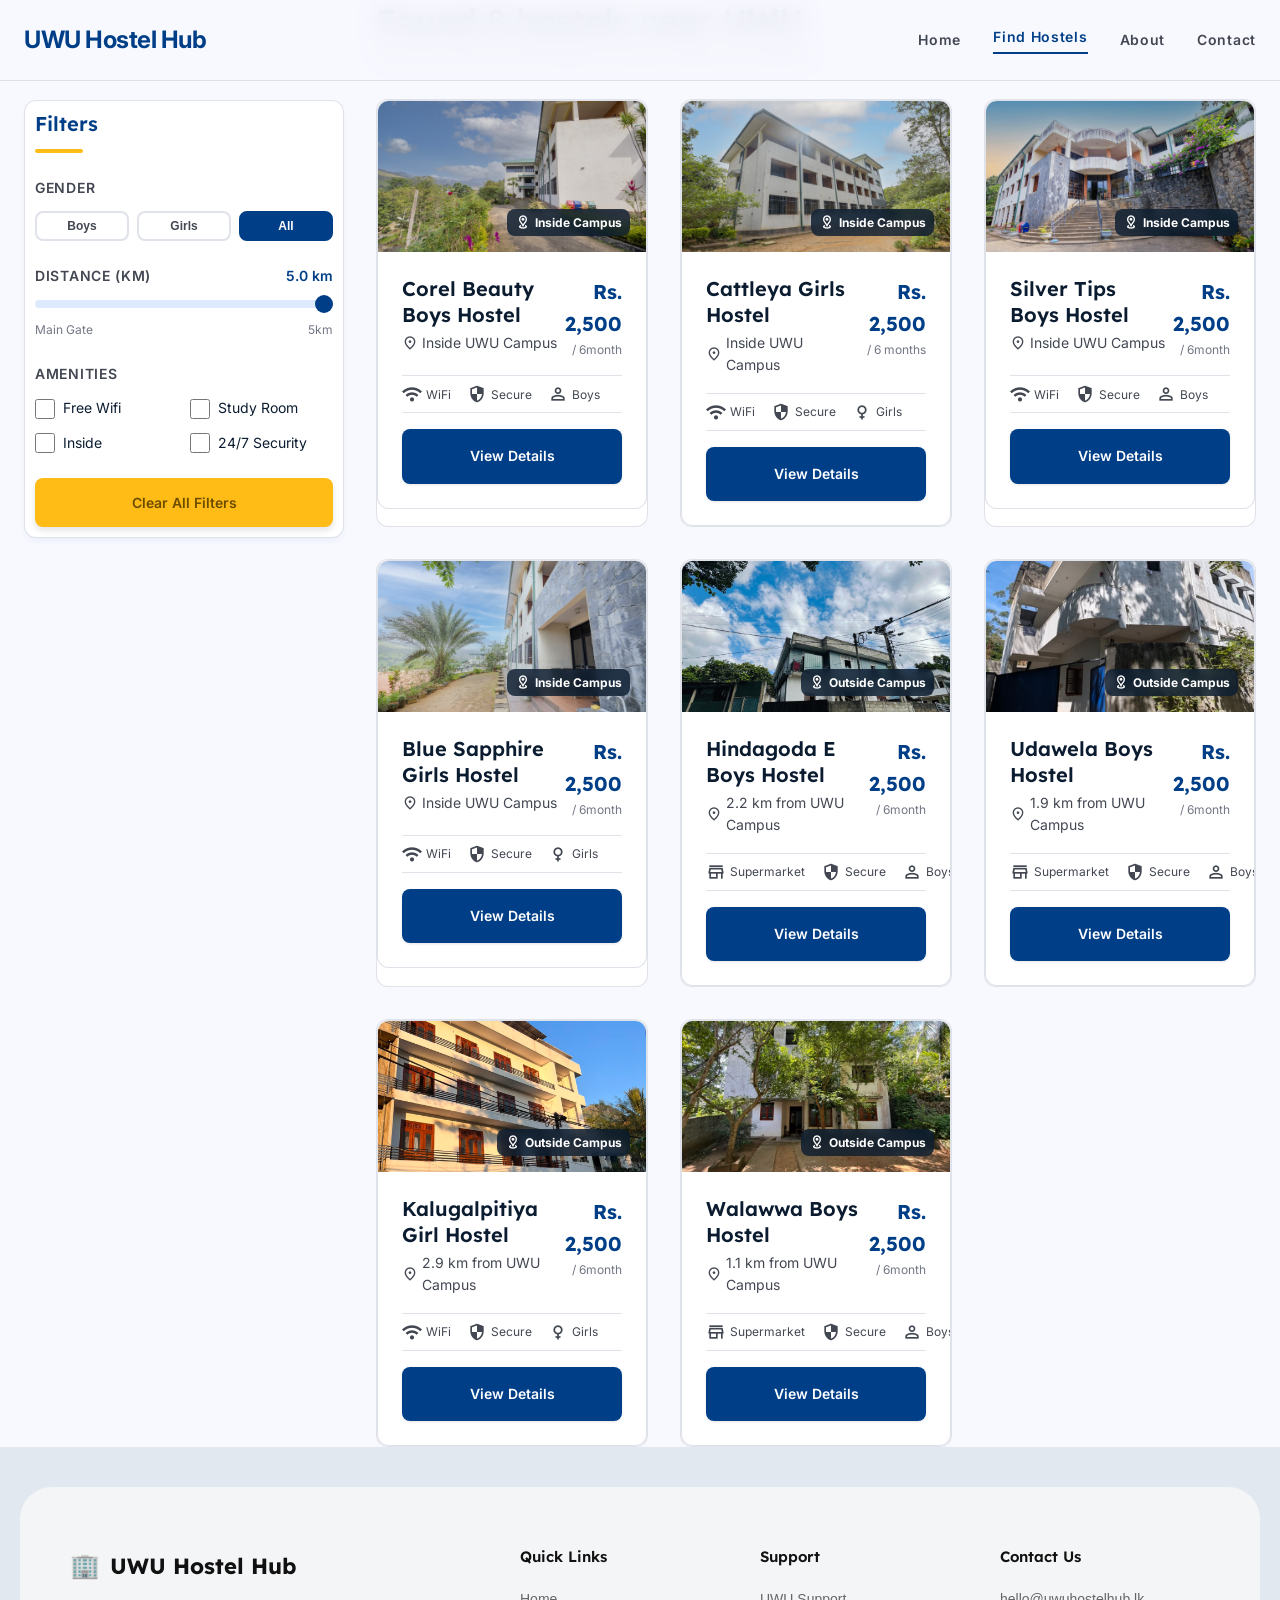
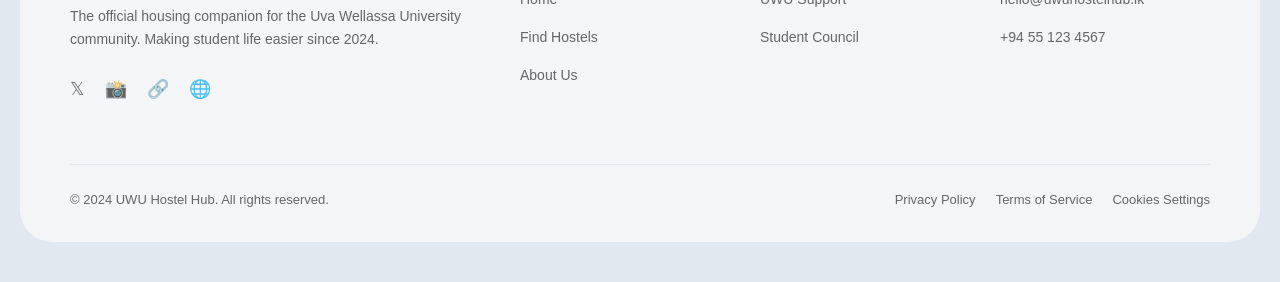
<file: find/findpage.html>
<!DOCTYPE html>
<html lang="en">
<head>
    <meta charset="utf-8"/>
    <meta content="width=device-width, initial-scale=1.0" name="viewport"/>
    <title>Find Hostels | UWU Hostel Hub</title>
    
    <link href="https://fonts.googleapis.com/css2?family=Lexend:wght@400;500;600;700&family=Inter:wght@400;500;600&display=swap" rel="stylesheet"/>
    <link href="https://fonts.googleapis.com/css2?family=Material+Symbols+Outlined:wght,FILL@100..700,0..1&display=swap" rel="stylesheet"/>
    
    <link rel="stylesheet" href="style.css">
    <link rel="stylesheet" href="../nav.css"/> 
    <link rel="stylesheet" href="../footer.css"> 
</head>
<body>
    
    <header class="site-header" id="header">
    <nav class="navbar container">
      <div class="nav-brand">
        
        <a class="logo" href="../index.html">UWU Hostel Hub</a>
      </div>
      <input type="checkbox" id="nav-toggle" class="nav-toggle" aria-hidden="true">
      <label for="nav-toggle" class="mobile-menu-btn mobile-only" aria-label="Toggle navigation">
        <span class="material-symbols-outlined">menu</span>
      </label>
      
      <div class="nav-links desktop-only">
        <a href="../index.html">Home</a>
        <a href="../find/findpage.html" class="active">Find Hostels</a>
        <a href="../about/about.html">About</a>
        <a href="../contact/contact.html">Contact</a>
      </div>
    </nav>
  </header>

    <main class="container main-content">
        <div class="layout-wrapper">
            
            <aside class="sidebar">
                <div class="filter-panel">
                    <div class="filter-header">
                        <h3>Filters</h3>
                        <div class="divider"></div>
                    </div>
                    
                    <div class="filter-group">
                        <label class="filter-label">Gender</label>
                        <div class="chip-grid">
                            <button class="filter-chip">Boys</button>
                            <button class="filter-chip">Girls</button>
                            <button class="filter-chip active">All</button>
                        </div>
                    </div>
                    
                    
                    
                    <div class="filter-group">
                        <div class="filter-row">
                            <label class="filter-label">Distance (km)</label>
                            <span class="val-text" id="dist-val">5.0 km</span>
                        </div>
                        <input class="range-slider" max="5.0" min="0.1" oninput="document.getElementById('dist-val').innerText = this.value + ' km'" step="0.1" type="range" value="5.0"/>
                        <div class="range-labels">
                            <span>Main Gate</span>
                            <span>5km</span>
                        </div>
                    </div>
                    
                    <div class="filter-group">
                        <label class="filter-label">Amenities</label>
                        <div class="checkbox-grid">
                            <label class="checkbox-label">
                                <input type="checkbox"/>
                                <span>Free Wifi</span>
                            </label>
                            <label class="checkbox-label">
                                <input type="checkbox"/>
                                <span>Study Room</span>
                            </label>
                            <label class="checkbox-label">
                                <input type="checkbox"/>
                                <span>Inside</span>
                            </label>
                            <label class="checkbox-label">
                                <input type="checkbox"/>
                                <span>24/7 Security</span>
                            </label>
                        </div>
                    </div>
                    
                    <button class="btn btn-secondary w-full">Clear All Filters</button>
                </div>
            </aside>

            <section class="results-section">
                <div class="results-header">
                    <div>
                        <h1>Found 8 hostels near UWU</h1>
                        <p class="subtitle">Discover safe and affordable housing curated for students.</p>
                    </div>
                </div>
                
                <div class="hostel-grid">
                    
                    <div class="hostel-card">
                        <div class="hostel-card" data-gender="Boys" data-distance="0.0" data-wifi="true" data-security="true" data-study="true" data-inside="true">
                        <div class="card-image-wrapper">
                            <img src="../image/corel.jpg" alt="Hostel Room"/>
                            <div class="badge badge-dark bottom-right">
                                <span class="material-symbols-outlined icon-sm">distance</span> Inside Campus
                            </div>
                        </div>
                        <div class="card-body">
                            <div class="card-header-row">
                                <div>
                                    <h4 class="card-title">Corel Beauty Boys Hostel</h4>
                                    <p class="card-location">
                                        <span class="material-symbols-outlined icon-sm">location_on</span> Inside UWU Campus
                                    </p>
                                </div>
                                <div class="card-price-info">
                                    <p class="price">Rs. 2,500</p>
                                    <p class="price-period">/ 6month</p>
                                </div>
                            </div>
                            <div class="card-features">
                                <div class="feature-item" title="WiFi Available">
                                    <span class="material-symbols-outlined">wifi</span>
                                    <span>WiFi</span>
                                </div>
                                <div class="feature-item" title="24/7 Security">
                                    <span class="material-symbols-outlined">security</span>
                                    <span>Secure</span>
                                </div>
                                <div class="feature-item" title="Boys Only">
                                    <span class="material-symbols-outlined">person</span>
                                    <span>Boys</span>
                                </div>
                            </div>
                            <a href="../details/details.html" class="btn btn-primary w-full">View Details</a>
                        </div>
                    </div>
                    </div>
                    
                    <div class="hostel-card">
                        <div class="hostel-card" data-gender="Girls" data-distance="0.0" data-wifi="true" data-security="true" data-study="true" data-inside="true">
                        <div class="card-image-wrapper">
                            <img src="../image/cattleya.jpg" alt="Girls Villa"/>
                            <div class="badge badge-dark bottom-right">
                                <span class="material-symbols-outlined icon-sm">distance</span> Inside Campus
                            </div>
                        </div>
                        <div class="card-body">
                            <div class="card-header-row">
                                <div>
                                    <h4 class="card-title">Cattleya Girls Hostel</h4>
                                    <p class="card-location">
                                        <span class="material-symbols-outlined icon-sm">location_on</span> Inside UWU Campus
                                    </p>
                                </div>
                                <div class="card-price-info">
                                    <p class="price">Rs. 2,500</p>
                                    <p class="price-period">/ 6 months</p>
                                </div>
                            </div>
                            <div class="card-features">
                                <div class="feature-item" title="WiFi Available">
                                    <span class="material-symbols-outlined">wifi</span>
                                    <span>WiFi</span>
                                </div>
                                <div class="feature-item" title="24/7 Security">
                                    <span class="material-symbols-outlined">security</span>
                                    <span>Secure</span>
                                </div>
                                <div class="feature-item">
                                    <span class="material-symbols-outlined">female</span>
                                    <span>Girls</span>
                                </div>
                            </div>
                            <a href="..\details\details.html" class="btn btn-primary w-full">View Details</a>
                        </div>
                    </div>
                    </div>
                    
                    <div class="hostel-card">
                        <div class="hostel-card" data-gender="Boys" data-distance="0.0" data-wifi="true" data-security="true" data-study="true" data-inside="true">
                        <div class="card-image-wrapper">
                            <img src="../image/Silver-tips-01.jpg" alt="The Gatehouse"/>
                            <div class="badge badge-dark bottom-right">
                                <span class="material-symbols-outlined icon-sm">distance</span> Inside Campus
                            </div>
                        </div>
                        <div class="card-body">
                            <div class="card-header-row">
                                <div>
                                    <h4 class="card-title">Silver Tips Boys Hostel</h4>
                                    <p class="card-location">
                                        <span class="material-symbols-outlined icon-sm">location_on</span> Inside UWU Campus
                                    </p>
                                </div>
                                <div class="card-price-info">
                                    <p class="price">Rs. 2,500</p>
                                    <p class="price-period">/ 6month</p>
                                </div>
                            </div>
                            <div class="card-features">
                                <div class="feature-item" title="WiFi Available">
                                    <span class="material-symbols-outlined">wifi</span>
                                    <span>WiFi</span>
                                </div>
                                <div class="feature-item" title="24/7 Security">
                                    <span class="material-symbols-outlined">security</span>
                                    <span>Secure</span>
                                </div>
                                <div class="feature-item" title="Boys Only">
                                    <span class="material-symbols-outlined">person</span>
                                    <span>Boys</span>
                                </div>
                            </div>
                            <a href="..\details\details.html" class="btn btn-primary w-full">View Details</a>
                        </div>
                        </div>
                    </div>
                    <div class="hostel-card">
                        <div class="hostel-card" data-gender="Girls" data-distance="0.0" data-wifi="true" data-security="true" data-study="true" data-inside="true">
                        <div class="card-image-wrapper">
                            <img src="../image/bluesapphire.jpg" alt="Blue Sapphire Girl Hostel"/>
                            <div class="badge badge-dark bottom-right">
                                <span class="material-symbols-outlined icon-sm">distance</span> Inside Campus
                            </div>
                        </div>
                        <div class="card-body">
                            <div class="card-header-row">
                                <div>
                                    <h4 class="card-title">Blue Sapphire Girls Hostel</h4>
                                    <p class="card-location">
                                        <span class="material-symbols-outlined icon-sm">location_on</span> Inside UWU Campus
                                    </p>
                                </div>
                                <div class="card-price-info">
                                    <p class="price">Rs. 2,500</p>
                                    <p class="price-period">/ 6month</p>
                                </div>
                            </div>
                            <div class="card-features">
                                <div class="feature-item" title="WiFi Available">
                                    <span class="material-symbols-outlined">wifi</span>
                                    <span>WiFi</span>
                                </div>
                                <div class="feature-item" title="24/7 Security">
                                    <span class="material-symbols-outlined">security</span>
                                    <span>Secure</span>
                                </div>
                                <div class="feature-item">
                                    <span class="material-symbols-outlined">female</span>
                                    <span>Girls</span>
                                </div>
                            </div>
                            <a href="..\details\details.html" class="btn btn-primary w-full">View Details</a>
                        </div>
                        </div>
                    </div>
                    <div class="hostel-card">
                        <div class="hostel-card" data-gender="Boys" data-distance="2.2" data-wifi="false" data-security="true" data-study="false" data-inside="false">
                        <div class="card-image-wrapper">
                            <img src="../image/hindgod.jpeg" alt="Hindagoda E Boy Hostel"/>
                            <div class="badge badge-dark bottom-right">
                                <span class="material-symbols-outlined icon-sm">distance</span> Outside Campus
                            </div>
                        </div>
                        
                        <div class="card-body">
                            <div class="card-header-row">
                                <div>
                                    <h4 class="card-title">Hindagoda E Boys Hostel</h4>
                                    <p class="card-location">
                                        <span class="material-symbols-outlined icon-sm">location_on</span> 2.2 km from UWU Campus
                                    </p>
                                </div>
                                <div class="card-price-info">
                                    <p class="price">Rs. 2,500</p>
                                    <p class="price-period">/ 6month</p>
                                </div>
                            </div>
                            <div class="card-features">
                                <div class="feature-item" title="WiFi Available">
                                    <span class="material-symbols-outlined">store</span>
                                    <span>Supermarket</span>
                                </div>
                                <div class="feature-item" title="24/7 Security">
                                    <span class="material-symbols-outlined">security</span>
                                    <span>Secure</span>
                                </div>
                                <div class="feature-item" title="Boys Only">
                                    <span class="material-symbols-outlined">person</span>
                                    <span>Boys</span>
                                </div>
                            </div>
                            <a href="..\details\details.html" class="btn btn-primary w-full">View Details</a>
                        </div>
                        </div>
                    </div>
                    <div class="hostel-card">
                        <div class="hostel-card" data-gender="Boys" data-distance="1.9" data-wifi="false" data-security="true" data-study="false" data-inside="false">
                        <div class="card-image-wrapper">
                            <img src="../image/udwela.jpeg" alt="Udawela Boys Hostel"/>
                            <div class="badge badge-dark bottom-right">
                                <span class="material-symbols-outlined icon-sm">distance</span> Outside Campus
                            </div>
                        </div>
                        <div class="card-body">
                            <div class="card-header-row">
                                <div>
                                    <h4 class="card-title">Udawela Boys Hostel</h4>
                                    <p class="card-location">
                                        <span class="material-symbols-outlined icon-sm">location_on</span> 1.9 km from UWU Campus
                                    </p>
                                </div>
                                <div class="card-price-info">
                                    <p class="price">Rs. 2,500</p>
                                    <p class="price-period">/ 6month</p>
                                </div>
                            </div>
                            <div class="card-features">
                                <div class="feature-item" title="WiFi Available">
                                    <span class="material-symbols-outlined">store</span>
                                    <span>Supermarket</span>
                                </div>
                                <div class="feature-item" title="24/7 Security">
                                    <span class="material-symbols-outlined">security</span>
                                    <span>Secure</span>
                                </div>
                                <div class="feature-item" title="Boys Only">
                                    <span class="material-symbols-outlined">person</span>
                                    <span>Boys</span>
                                </div>
                            </div>
                            <a href="..\details\details.html" class="btn btn-primary w-full">View Details</a>
                        </div>
                        </div>
                    </div>
                    <div class="hostel-card">
                        <div class="hostel-card" data-gender="Girls" data-distance="2.9" data-wifi="false" data-security="true" data-study="false" data-inside="false">
                        <div class="card-image-wrapper">
                            <img src="../image/kluglpitiy.jpeg" alt="Blue Sapphire Girl Hostel"/>
                            <div class="badge badge-dark bottom-right">
                                <span class="material-symbols-outlined icon-sm">distance</span> Outside Campus
                            </div>
                        </div>
                        <div class="card-body">
                            <div class="card-header-row">
                                <div>
                                    <h4 class="card-title">Kalugalpitiya Girl Hostel</h4>
                                    <p class="card-location">
                                        <span class="material-symbols-outlined icon-sm">location_on</span> 2.9 km from UWU Campus
                                    </p>
                                </div>
                                <div class="card-price-info">
                                    <p class="price">Rs. 2,500</p>
                                    <p class="price-period">/ 6month</p>
                                </div>
                            </div>
                            <div class="card-features">
                                <div class="feature-item" title="WiFi Available">
                                    <span class="material-symbols-outlined">wifi</span>
                                    <span>WiFi</span>
                                </div>
                                <div class="feature-item" title="24/7 Security">
                                    <span class="material-symbols-outlined">security</span>
                                    <span>Secure</span>
                                </div>
                                <div class="feature-item">
                                    <span class="material-symbols-outlined">female</span>
                                    <span>Girls</span>
                                </div>
                            </div>
                            <a href="..\details\details.html" class="btn btn-primary w-full">View Details</a>
                        </div>
                        </div>
                    </div>
                    <div class="hostel-card">
                        <div class="hostel-card" data-gender="Boys" data-distance="1.1" data-wifi="false" data-security="true" data-study="false" data-inside="false">
                        <div class="card-image-wrapper">
                            <img src="../image/walawwa.jpeg" alt="Walawwa Boys Hostel"/>
                            <div class="badge badge-dark bottom-right">
                                <span class="material-symbols-outlined icon-sm">distance</span> Outside Campus
                            </div>
                        </div>
                        <div class="card-body">
                            <div class="card-header-row">
                                <div>
                                    <h4 class="card-title">Walawwa Boys Hostel</h4>
                                    <p class="card-location">
                                        <span class="material-symbols-outlined icon-sm">location_on</span> 1.1 km from UWU Campus
                                    </p>
                                </div>
                                <div class="card-price-info">
                                    <p class="price">Rs. 2,500</p>
                                    <p class="price-period">/ 6month</p>
                                </div>
                            </div>
                            <div class="card-features">
                                <div class="feature-item" title="WiFi Available">
                                    <span class="material-symbols-outlined">store</span>
                                    <span>Supermarket</span>
                                </div>
                                <div class="feature-item" title="24/7 Security">
                                    <span class="material-symbols-outlined">security</span>
                                    <span>Secure</span>
                                </div>
                                <div class="feature-item" title="Boys Only">
                                    <span class="material-symbols-outlined">person</span>
                                    <span>Boys</span>
                                </div>
                            </div>
                            <a href="..\details\details.html" class="btn btn-primary w-full">View Details</a>
                        </div>
                        </div>
                    </div>
                    
                </div>

            </section>
        </div>
    </main>
    
        <!-- Footer -->
        <div class="footer-wrapper">
    <footer class="graphy-footer">
    <div class="footer-main">
      <!-- Brand column -->
      <div class="footer-brand">
        <div class="brand-logo">
          <span class="logo-icon">🏢</span>
          <h2>UWU Hostel Hub</h2>
        </div>
        <p class="brand-text">The official housing companion for the Uva Wellassa University community. Making student life easier since 2024.</p>
        <!-- Social Icons -->
        <div class="social-links">
          <a href="#" aria-label="Twitter">𝕏</a>
          <a href="#" aria-label="Instagram">📸</a>
          <a href="#" aria-label="LinkedIn">🔗</a>
          <a href="#" aria-label="Globe">🌐</a>
        </div>
      </div>

      <!-- Links columns -->
      <div class="footer-links-grid">
        <div class="links-col">
          <h3>Quick Links</h3>
          <ul>
            <li><a href="../index.html">Home</a></li>
            <li><a href="../find/findpage.html">Find Hostels</a></li>
            <li><a href="../about/about.html">About Us</a></li>
          </ul>
        </div>

        <div class="links-col">
          <h3>Support</h3>
          <ul>
            <li><a href="#">UWU Support</a></li>
            <li><a href="#">Student Council</a></li>
          </ul>
        </div>

        <div class="links-col">
          <h3>Contact Us</h3>
          <ul>
            <li><a href="mailto:hello@uwuhostelhub.lk" class="contact-link">hello@uwuhostelhub.lk</a></li>
            <li><a href="tel:+94551234567" class="contact-link">+94 55 123 4567</a></li>
          </ul>
        </div>
      </div>
    </div>

    <!-- Footer Bottom Line -->
    <div class="footer-bottom">
      <div class="copyright">
        &copy; 2024 UWU Hostel Hub. All rights reserved.
      </div>
      <div class="bottom-links">
        <a href="#">Privacy Policy</a>
        <a href="#">Terms of Service</a>
        <a href="#">Cookies Settings</a>
      </div>
    </div>
    </footer>
    </div>
    <script src="../javascript.js"></script>
</body>
</html>
</file>
<file: home/style.css>
/*1. Theme Variables & Base Styles*/
:root {
    /* Color Palette derived from initial spec */
    --primary: #003f87;
    --primary-fixed: #d7e2ff;
    --on-primary-fixed: #001a40;
    --secondary: #ffbb16;
    --secondary-container: #ffbb16;
    --on-secondary-container: #0b1c30;
    --background: #f8f9ff;
    --surface: #f8f9ff;
    --surface-container: #eff4ff;
    --surface-container-low: #eff4ff;
    --surface-container-lowest: #ffffff;
    --surface-container-highest: #d3e4fe;
    --inverse-surface: #213145;
    --inverse-on-surface: #eaf1ff;
    --outline: #727784;
    --outline-variant: rgba(194, 198, 212, 0.3);
    --text-main: #0b1c30;
    --text-muted: #424752;

    /* Fonts */
    --font-display: 'Lexend', sans-serif;
    --font-body: 'Inter', sans-serif;

    /* Transitions & Structure */
    --transition-smooth: all 0.3s cubic-bezier(0.4, 0, 0.2, 1);
    --max-width: 1280px;
}

* {
    box-sizing: border-box;
    margin: 0;
    padding: 0;
}

html {
    scroll-behavior: smooth;
}

body {
    background-color: var(--background);
    color: var(--text-main);
    font-family: var(--font-body);
    font-size: 16px;
    line-height: 1.6;
    -webkit-font-smoothing: antialiased;
}

main {
    padding-top: 80px;
}

a {
    color: inherit;
    text-decoration: none;
}

img {
    max-width: 100%;
    height: auto;
    display: block;
}

/* Material Icons Integration Styling */
.material-symbols-outlined {
    font-variation-settings: 'FILL' 0, 'wght' 400, 'GRAD' 0, 'opsz' 24;
    vertical-align: middle;
}

/*2. Shared UI Components (Buttons, Badges, Layout Frameworks)*/
.btn {
    display: inline-flex;
    align-items: center;
    justify-content: center;
    gap: 8px;
    font-family: var(--font-body);
    font-weight: 600;
    font-size: 14px;
    padding: 10px 20px;
    border-radius: 8px;
    border: none;
    cursor: pointer;
    transition: var(--transition-smooth);
}

.btn-primary {
    background-color: var(--primary);
    color: #ffffff;
}
.btn-primary:hover {
    background-color: #002d62;
}

.btn-secondary {
    background-color: var(--secondary-container);
    color: var(--on-secondary-container);
    box-shadow: 0 4px 6px -1px rgba(0, 0, 0, 0.1);
}
.btn-secondary:hover {
    transform: translateY(-2px);
    box-shadow: 0 6px 12px -2px rgba(0, 0, 0, 0.15);
}

.btn-block {
    width: 100%;
}

.btn-lg {
    padding: 14px 32px;
}

.badge {
    display: inline-block;
    padding: 6px 16px;
    border-radius: 9999px;
    background-color: var(--primary-fixed);
    color: var(--on-primary-fixed);
    font-weight: 500;
    font-size: 14px;
    margin-bottom: 16px;
}
/* Structuring Content Headers */
.section-header {
    text-align: center;
    max-width: 600px;
    margin: 0 auto 64px auto;
}
.section-header h2 {
    font-family: var(--font-display);
    font-size: 32px;
    color: var(--primary);
    margin-bottom: 16px;
}
.section-header p {
    color: var(--text-muted);
}
.section-header.text-light h2 {
    color: #ffffff;
}

.section-split-header {
    display: flex;
    justify-content: space-between;
    align-items: flex-end;
    max-width: var(--max-width);
    margin: 0 auto 48px auto;
}
.section-split-header h2 {
    font-family: var(--font-display);
    font-size: 32px;
    color: var(--primary);
    margin-bottom: 8px;
}
.section-split-header p {
    color: var(--text-muted);
}


/*4. Hero & Main Interactive Search Section*/
.hero-section {
    position: relative;
    min-height: 819px;
    display: flex;
    align-items: center;
    overflow: hidden;
    padding: 64px 24px;
}

.hero-bg {
    position: absolute;
    top: 0;
    left: 0;
    width: 100%;
    height: 100%;
    z-index: 0;
}
.hero-bg img {
    width: 100%;
    height: 100%;
    object-fit: cover;
}

.hero-overlay {
    position: absolute;
    inset: 0;
    background: linear-gradient(to right, var(--background) 0%, rgba(248, 249, 255, 0.8) 60%, transparent 100%);
    z-index: 1;
}

.hero-content {
    position: relative;
    z-index: 2;
    width: 100%;
    max-width: var(--max-width);
    margin: 0 auto;
}

.hero-text-wrapper {
    max-width: 650px;
}

.hero-title {
    font-family: var(--font-display);
    font-size: 48px;
    color: var(--primary);
    line-height: 1.2;
    margin-bottom: 24px;
    letter-spacing: -0.02em;
}
.hero-title .highlight {
    color: #cc9510;
}

.hero-description {
    font-size: 18px;
    color: var(--text-muted);
    margin-bottom: 48px;
}

/*5. Key Platform Strengths Features Layout*/
.features-section {
    padding: 64px 24px;
    background-color: var(--surface-container-low);
}

.features-grid {
    max-width: var(--max-width);
    margin: 0 auto;
    display: grid;
    grid-template-columns: repeat(3, 1fr);
    gap: 32px;
}

.feature-card {
    background-color: var(--surface-container-lowest);
    padding: 32px;
    border-radius: 12px;
    border: 1px solid rgba(194, 198, 212, 0.2);
    box-shadow: 0 1px 3px rgba(0, 0, 0, 0.05);
    transition: var(--transition-smooth);
}
.feature-card:hover {
    box-shadow: 0 4px 6px -1px rgba(0, 0, 0, 0.1);
    transform: translateY(-4px);
}

.icon-container {
    width: 64px;
    height: 64px;
    border-radius: 50%;
    background-color: var(--primary-fixed);
    display: flex;
    align-items: center;
    justify-content: center;
    margin-bottom: 24px;
    transition: var(--transition-smooth);
}
.feature-card:hover .icon-container {
    transform: scale(1.1);
}
.icon-container .material-symbols-outlined {
    color: var(--primary);
    font-size: 30px;
}

.feature-card h3 {
    font-family: var(--font-display);
    font-size: 20px;
    margin-bottom: 16px;
}
.feature-card p {
    font-size: 14px;
    color: var(--text-muted);
}

/*6. Hostels Showcase*/
.hostels-section {
    padding: 64px 24px;
}

.view-all-link {
    font-size: 14px;
    font-weight: 600;
    color: var(--primary);
    display: inline-flex;
    align-items: center;
    gap: 4px;
}
.view-all-link:hover {
    text-decoration: underline;
}
.view-all-link .material-symbols-outlined {
    font-size: 14px;
}

.hostels-grid {
    max-width: var(--max-width);
    margin: 0 auto;
    display: grid;
    grid-template-columns: repeat(3, 1fr);
    gap: 32px;
}

.hostel-card {
    background-color: var(--surface-container-lowest);
    border-radius: 12px;
    overflow: hidden;
    border: 1px solid rgba(194, 198, 212, 0.3);
    box-shadow: 0 1px 3px rgba(0, 0, 0, 0.05);
    transition: var(--transition-smooth);
}
.hostel-card:hover {
    box-shadow: 0 10px 15px -3px rgba(0, 0, 0, 0.1);
    transform: translateY(-4px);
}

.card-media {
    position: relative;
    height: 256px;
    overflow: hidden;
}
.card-media img {
    width: 100%;
    height: 100%;
    object-fit: cover;
    transition: transform 0.5s ease;
}
.hostel-card:hover .card-media img {
    transform: scale(1.1);
}

.card-badge {
    position: absolute;
    top: 16px;
    left: 16px;
    padding: 4px 12px;
    border-radius: 9999px;
    font-size: 12px;
    font-weight: 500;
    color: #ffffff;
}
.bg-primary-tag { background-color: var(--primary); }
.bg-new-tag { background-color: #007a5e; }

.card-price {
    position: absolute;
    bottom: 16px;
    right: 16px;
    background-color: rgba(255, 255, 255, 0.9);
    backdrop-filter: blur(4px);
    padding: 4px 12px;
    border-radius: 8px;
    font-weight: 600;
    font-size: 14px;
    color: var(--primary);
}

.card-content {
    padding: 24px;
}
.card-content h4 {
    font-family: var(--font-display);
    font-size: 20px;
    margin-bottom: 8px;
}

.location {
    font-size: 14px;
    color: var(--text-muted);
    display: flex;
    align-items: center;
    gap: 4px;
    margin-bottom: 16px;
}
.location .material-symbols-outlined {
    color: var(--primary);
    font-size: 14px;
}

.amenities {
    display: flex;
    gap: 16px;
    margin-bottom: 24px;
}
.amenity {
    display: flex;
    align-items: center;
    gap: 6px;
    color: var(--text-muted);
    font-size: 12px;
}
.amenity .material-symbols-outlined {
    font-size: 18px;
}

/*7. Chronological Instructional Sequence Process Map*/
.process-section {
    padding: 64px 24px;
    background-color: var(--inverse-surface);
    color: var(--inverse-on-surface);
}
.section-header p {
    color: var(--inverse-on-surface);
}

.process-steps {
    max-width: var(--max-width);
    margin: 0 auto;
    display: grid;
    grid-template-columns: repeat(3, 1fr);
    gap: 48px;
}

.step-item {
    position: relative;
    text-align: center;
}

.step-number {
    width: 64px;
    height: 64px;
    border-radius: 50%;
    background-color: var(--primary-fixed);
    color: var(--on-primary-fixed);
    font-family: var(--font-display);
    font-size: 24px;
    font-weight: 700;
    display: flex;
    align-items: center;
    justify-content: center;
    margin: 0 auto 24px auto;
}


.step-item h3 {
    font-family: var(--font-display);
    font-size: 20px;
    margin-bottom: 16px;
}
.step-item p {
    font-size: 14px;
    opacity: 0.7;
}

/* Custom dashed flow indicator lines between procedural elements */
.step-line::after {
    content: '';
    position: absolute;
    top: 32px;
    left: calc(50% + 32px);
    width: calc(100% - 64px);
    height: 2px;
    background: repeating-linear-gradient(to right, transparent, transparent 4px, #acc7ff 4px, #acc7ff 8px);
    z-index: 1;
}

/*8. Testimonials Architecture*/
.testimonials-section {
    padding: 64px 24px;
}

.testimonials-grid {
    max-width: var(--max-width);
    margin: 0 auto;
    display: grid;
    grid-template-columns: repeat(2, 1fr);
    gap: 32px;
}

.testimonial-card {
    background-color: var(--surface-container);
    padding: 32px;
    border-radius: 12px;
    position: relative;
    overflow: hidden;
}

.quote-icon {
    position: absolute;
    top: -16px;
    left: -8px;
    font-size: 96px !important;
    color: var(--primary-fixed);
    opacity: 0.2;
    z-index: 0;
}

.testimonial-text {
    font-size: 16px;
    font-style: italic;
    color: var(--text-main);
    margin-bottom: 24px;
    position: relative;
    z-index: 1;
}

.user-profile {
    display: flex;
    align-items: center;
    gap: 16px;
    position: relative;
    z-index: 1;
}

.profile-avatar {
    width: 48px;
    height: 48px;
    border-radius: 50%;
    overflow: hidden;
    border: 2px solid var(--primary);
}
.profile-avatar img {
    width: 100%;
    height: 100%;
    object-fit: cover;
}

.profile-info .user-name {
    font-weight: 600;
    font-size: 14px;
    color: var(--text-main);
}
.profile-info .user-meta {
    font-size: 12px;
    color: var(--text-muted);
}

/*9. Conversion / Action Area Block*/
.cta-wrapper {
    max-width: var(--max-width);
    margin: 0 auto 64px auto;
    padding: 0 24px;
}

.cta-container {
    background-color: var(--primary);
    color: #ffffff;
    border-radius: 16px;
    padding: 64px 32px;
    text-align: center;
    position: relative;
    overflow: hidden;
}

.cta-shapes .shape {
    position: absolute;
    background-color: rgba(255, 255, 255, 0.08);
    border-radius: 50%;
    pointer-events: none;
}
.shape-left {
    width: 256px;
    height: 256px;
    top: 0;
    left: 0;
    transform: translate(-50%, -50%);
}
.shape-right {
    width: 384px;
    height: 384px;
    bottom: 0;
    right: 0;
    transform: translate(33%, 33%);
}

.cta-title {
    font-family: var(--font-display);
    font-size: 32px;
    margin-bottom: 16px;
}

.cta-description {
    font-size: 18px;
    max-width: 650px;
    margin: 0 auto 32px auto;
    opacity: 0.9;
}

.cta-buttons {
    display: flex;
    justify-content: center;
    gap: 16px;
}


/*11. Media Queries / Mobile Responsiveness*/
@media (max-width: 1024px) {
    .features-grid, .hostels-grid {
        grid-template-columns: repeat(2, 1fr);
    }
    .footer-grid {
        grid-template-columns: repeat(2, 1fr);
    }
    .btn-list {
        display: none;
    }
}

@media (max-width: 768px) {
    main { padding-top: 70px; }
    
    .nav-links { display: none; }
    .mobile-menu-btn { display: block; }
    
    .hero-section { min-height: auto; padding: 48px 24px; }
    .hero-overlay { background: rgba(248, 249, 255, 0.9); }
    .hero-title { font-size: clamp(28px, 8vw, 36px); }
    .hero-description { font-size: 16px; margin-bottom: 32px; }
    
    .section-split-header { flex-direction: column; align-items: flex-start; gap: 16px; }
    
    .features-grid, .hostels-grid, .process-steps, .testimonials-grid, .footer-grid {
        grid-template-columns: 1fr;
    }
    
    .step-line::after { display: none; }
    
    .cta-container { padding: 48px 24px; }
    .cta-title { font-size: 28px; }
    .cta-description { font-size: 16px; }
    .cta-buttons { flex-direction: column; gap: 12px; }
}
</file>
<file: nav.css>
:root {
  /* Colors */
  --clr-background: #f8f9ff;
  --clr-surface: #f8f9ff;
  --clr-surface-container: #e5eeff;
  --clr-surface-container-low: #eff4ff;
  --clr-surface-container-high: #dce9ff;
  --clr-surface-container-highest: #d3e4fe;
  
  --clr-primary: #003f87;
  --clr-primary-container: #0056b3;
  --clr-on-primary: #ffffff;
  
  --clr-secondary-container: #ffbb16;
  --clr-on-secondary-container: #6c4d00;
  
  --clr-tertiary-container: #005f89;
  --clr-on-tertiary: #ffffff;
  
  --clr-text-main: #0b1c30;
  --clr-text-muted: #424752;
  --clr-border: rgba(114, 119, 132, 0.2);
  
  /* Fonts */
  --font-body: 'Inter', sans-serif;
  --font-heading: 'Lexend', sans-serif;
  
  /* Spacing */
  --space-xs: 4px;
  --space-sm: 8px;
  --space-md: 16px;
  --space-lg: 24px;
  --space-xl: 32px;
  --space-2xl: 48px;
  --space-3xl: 64px;
  
  --max-width: 1280px;
}

/* Base Styles & Reset*/
* {
  box-sizing: border-box;
  margin: 0;
  padding: 0;
}

html {
  scroll-behavior: smooth;
}

body {
  font-family: var(--font-body);
  background-color: var(--clr-background);
  color: var(--clr-text-main);
  font-size: 16px;
  line-height: 1.6;
  -webkit-font-smoothing: antialiased;
}

a {
  text-decoration: none;
  color: inherit;
  transition: color 0.3s ease;
}

h1, h2, h3, h4, h5, h6 {
  font-family: var(--font-heading);
  font-weight: 600;
  line-height: 1.3;
}

/* Typography Classes */
.display-text { font-size: clamp(32px, 5vw, 48px); font-weight: 700; letter-spacing: -0.02em; line-height: 1.2; }
.headline-lg { font-size: 32px; }
.headline-sm { font-size: 20px; line-height: 1.4; }
.body-lg { font-size: 18px; }
.text-primary { color: var(--clr-primary); }
.text-muted { color: var(--clr-text-muted); }
.text-white { color: var(--clr-on-primary); }
.text-center { text-align: center; }
.text-sm { font-size: 14px; }
.mb-md { margin-bottom: var(--space-md); }
.mb-lg { margin-bottom: var(--space-lg); }
.opacity-90 { opacity: 0.9; }

/* Utilities */
.container {
  max-width: var(--max-width);
  margin: 0 auto;
  padding: 0 var(--space-lg);
}

.desktop-only { display: none; }
.mobile-only { display: none; }

.nav-toggle {
  position: absolute;
  opacity: 0;
  pointer-events: none;
}

.mobile-menu-btn {
  display: none;
  border: none;
  background: transparent;
  color: var(--clr-primary);
  font-size: 1.85rem;
  cursor: pointer;
  align-items: center;
  justify-content: center;
  padding: 10px;
}

.mobile-menu-btn:hover {
  background-color: rgba(0, 0, 0, 0.05);
  border-radius: 12px;
}

.navbar {
  position: relative;
}

.nav-links {
  gap: var(--space-xl);
  align-items: center;
}

@media (max-width: 768px) {
  .desktop-only { display: none; }
  .mobile-only { display: flex; }

  .navbar {
    align-items: flex-start;
    padding: 16px 20px;
  }

  .nav-links {
    display: none;
    position: absolute;
    top: 80px;
    left: 0;
    right: 0;
    flex-direction: column;
    gap: 0;
    background-color: rgba(255, 255, 255, 0.98);
    padding: 16px 24px;
    box-shadow: 0 14px 40px rgba(15, 23, 42, 0.08);
    border-bottom: 1px solid rgba(114, 119, 132, 0.12);
    z-index: 100;
  }

  .nav-toggle:checked + .mobile-menu-btn + .nav-links {
    display: flex;
  }

  .nav-links a {
    width: 100%;
    padding: 14px 0;
    border-bottom: 1px solid rgba(114, 119, 132, 0.12);
  }

  .nav-links a:last-child {
    border-bottom: none;
  }
}

@media (min-width: 768px) {
  .desktop-only { display: flex; }
  .mobile-only { display: none; }
}

main {
  padding-top: 80px;
}

/* Icons */
.material-symbols-outlined {
  font-variation-settings: 'FILL' 0, 'wght' 400, 'GRAD' 0, 'opsz' 24;
  vertical-align: middle;
}
.icon-filled { font-variation-settings: 'FILL' 1; }
.icon-lg { font-size: 32px; }





/*Header & Navigation*/
.site-header {
  position: fixed;
  top: 0;
  left: 0;
  width: 100%;
  z-index: 50;
  background-color: rgba(248, 249, 255, 0.9);
  backdrop-filter: blur(12px);
  -webkit-backdrop-filter: blur(12px);
  border-bottom: 1px solid var(--clr-border);
  transition: all 0.3s ease;
}

.site-header.scrolled {
  background-color: rgba(248, 249, 255, 0.95);
  box-shadow: 0 4px 6px -1px rgba(0, 0, 0, 0.1);
}

.navbar {
  display: flex;
  justify-content: space-between;
  align-items: center;
  height: 80px;
  flex-wrap: wrap;
  gap: 16px;
}
.logo {
    font-family: 'Inter', -apple-system, BlinkMacSystemFont, "Segoe UI", Roboto, sans-serif;
    font-size: 24px;
    font-weight: 700;
    color: #003f87;
    letter-spacing: -0.02em;
}
.nav-links {
  gap: var(--space-xl);
  align-items: center;
}

.nav-links a {
  font-size: 14px;
  font-weight: 600;
  letter-spacing: 0.05em;
  color: var(--clr-text-muted);
}

.nav-links a:hover { color: var(--clr-primary); }
.nav-links a.active {
  color: var(--clr-primary);
  border-bottom: 2px solid var(--clr-primary);
  padding-bottom: 4px;
}

/* Buttons */
.btn {
  padding: var(--space-md) var(--space-xl);
  border: none;
  border-radius: 8px;
  font-family: var(--font-body);
  font-size: 14px;
  font-weight: 600;
  cursor: pointer;
  transition: all 0.2s ease;
  display: inline-flex;
  align-items: center;
  justify-content: center;
}
.btn:active { transform: scale(0.95); }
.btn-primary {
  background-color: var(--clr-primary);
  color: var(--clr-on-primary);
  box-shadow: 0 1px 3px rgba(0,0,0,0.1);
}
.btn-secondary {
  background-color: var(--clr-secondary-container);
  color: var(--clr-on-secondary-container);
  box-shadow: 0 4px 6px rgba(0,0,0,0.1);
}
.btn-secondary:hover { filter: brightness(0.95); }
.btn-outline-light {
  background-color: rgba(0, 86, 179, 0.3);
  border: 1px solid rgba(255, 255, 255, 0.2);
  color: var(--clr-on-primary);
}
.btn-outline-light:hover { background-color: rgba(0, 86, 179, 0.5); }
.btn-icon {
  background: none;
  border: none;
  padding: var(--space-sm);
  color: var(--clr-text-main);
  cursor: pointer;
}
</file>
<file: footer.css>
/*Footer*/

.footer-wrapper {
  background-color: #e2e8f0;
  padding: 40px 20px;
  font-family: -apple-system, BlinkMacSystemFont, "Segoe UI", Roboto, Helvetica, Arial, sans-serif;
}

/* Main Card Footer */
.graphy-footer {
  background-color: #f4f5f6; 
  max-width: 1450px;
  margin: 0 auto;
  border-radius: 32px; 
  padding: 60px 50px 30px 50px;
  color: #333333;
}

/* Flex layout for Top Section */
.footer-main {
  display: flex;
  justify-content: space-between;
  gap: 50px;
  margin-bottom: 60px;
}

/* Brand styling */
.footer-brand {
  flex: 1.2;
  max-width: 400px;
}

.brand-logo {
  display: flex;
  align-items: center;
  gap: 10px;
  margin-bottom: 20px;
}

.logo-icon {
  font-size: 24px;
}

.brand-logo h2 {
  font-size: 22px;
  font-weight: 700;
  margin: 0;
  color: #111111;
}

.brand-text {
  font-size: 14px;
  line-height: 1.6;
  color: #666666;
  margin-bottom: 25px;
}

/* Graphy Minimal Social Icons */
.social-links {
  display: flex;
  gap: 20px;
}

.social-links a {
  color: #333333;
  text-decoration: none;
  font-size: 18px;
  opacity: 0.7;
  transition: opacity 0.2s ease;
}

.social-links a:hover {
  opacity: 1;
}

/* Links Columns Layout */
.footer-links-grid {
  flex: 1.8;
  display: grid;
  grid-template-columns: repeat(3, 1fr);
  gap: 30px;
}

.links-col h3 {
  font-size: 15px;
  font-weight: 600;
  color: #111111;
  margin-top: 0;
  margin-bottom: 20px;
}

.links-col ul {
  list-style: none;
  padding: 0;
  margin: 0;
}

.links-col ul li {
  margin-bottom: 12px;
}

.links-col ul li a {
  color: #666666;
  text-decoration: none;
  font-size: 14px;
  transition: color 0.2s ease;
}

.links-col ul li a:hover {
  color: #111111; 
}

/* Bottom Row Styling */
.footer-bottom {
  border-top: 1px solid #e5e7eb;
  padding-top: 25px;
  display: flex;
  justify-content: space-between;
  align-items: center;
  font-size: 13px;
  color: #666666;
}

.bottom-links {
  display: flex;
  gap: 20px;
}

.bottom-links a {
  color: #666666;
  text-decoration: none;
  border-bottom: 1px solid transparent;
  transition: all 0.2s ease;
}

.bottom-links a:hover {
  color: #111111;
  border-bottom-color: #111111; 
}

/* Responsive for Mobile */
@media (max-width: 768px) {
  .footer-main {
    flex-direction: column;
    gap: 40px;
  }
  
  .footer-links-grid {
    grid-template-columns: 1fr;
    gap: 30px;
  }
  
  .footer-bottom {
    flex-direction: column-reverse;
    align-items: flex-start;
    gap: 15px;
  }
  
  .graphy-footer {
    padding: 40px 25px 25px 25px;
    border-radius: 20px;
  }
}
</file>
<file: about/style.css>
/*Base Styles & Reset */
* {
  box-sizing: border-box;
  margin: 0;
  padding: 0;
}

html {
  scroll-behavior: smooth;
}

body {
  font-family: var(--font-body);
  background-color: var(--clr-background);
  color: var(--clr-text-main);
  font-size: 16px;
  line-height: 1.6;
  -webkit-font-smoothing: antialiased;
}

a {
  text-decoration: none;
  color: inherit;
  transition: color 0.3s ease;
}

h1, h2, h3, h4, h5, h6 {
  font-family: var(--font-heading);
  font-weight: 600;
  line-height: 1.3;
}

 /*Typography Classes*/ 
.display-text { font-size: clamp(32px, 5vw, 48px); font-weight: 700; letter-spacing: -0.02em; line-height: 1.2; }
.headline-lg { font-size: 32px; }
.headline-sm { font-size: 20px; line-height: 1.4; }
.body-lg { font-size: 18px; }
.text-primary { color: var(--clr-primary); }
.text-muted { color: var(--clr-text-muted); }
.text-white { color: var(--clr-on-primary); }
.text-center { text-align: center; }
.mb-md { margin-bottom: var(--space-md); }
.mb-lg { margin-bottom: var(--space-lg); }
.opacity-90 { opacity: 1; }

/* Utilities */
.container {
  max-width: var(--max-width);
  margin: 0 auto;
  padding: 0 var(--space-lg);
}

.bg-primary {
    background-color: var(--clr-primary);
}

.desktop-only { display: none; }
@media (min-width: 768px) {
  .desktop-only { display: flex; }
  .mobile-only { display: none; }
}

/* Icons */
.material-symbols-outlined {
  font-variation-settings: 'FILL' 0, 'wght' 400, 'GRAD' 0, 'opsz' 24;
  vertical-align: middle;
}
.icon-filled { font-variation-settings: 'FILL' 1; }
.icon-lg { font-size: 32px; }



/* Main Content & Sections*/
.main-content {
  padding-top: 128px;
}

/* Animations */
.animate-on-scroll {
  opacity: 0;
  transform: translateY(40px);
  transition: opacity 1s ease, transform 1s ease;
}
.fade-in-visible {
  opacity: 1;
  transform: translateY(0);
}

/* Hero Section */
.hero-section {
  margin-bottom: var(--space-3xl);
}

.hero-card {
  position: relative;
  min-height: 500px;
  border-radius: 24px;
  overflow: hidden;
  display: flex;
  align-items: center;
  padding: var(--space-xl);
  background-color: var(--clr-surface-container-high);
}

.hero-bg {
  position: absolute;
  top: 0; left: 0; right: 0; bottom: 0;
  background-size: cover;
  background-position: center;
  opacity: 0.4;
  mix-blend-mode: overlay;
  z-index: 0;
}

.hero-content {
  position: relative;
  z-index: 10;
  max-width: 672px;
}
@media (min-width: 768px) {
  .hero-card { padding: var(--space-3xl); }
}

.badge {
  display: inline-block;
  background-color: var(--clr-primary-container);
  color: white;
  padding: var(--space-xs) var(--space-md);
  font-size: 12px;
  font-weight: 500;
  border-radius: 9999px;
  margin-bottom: var(--space-md);
}

.tags-container {
  display: flex;
  flex-wrap: wrap;
  gap: var(--space-md);
  margin-top: var(--space-xl);
}

.tag {
  display: flex;
  align-items: center;
  gap: var(--space-sm);
  background-color: rgba(248, 249, 255, 0.8);
  backdrop-filter: blur(8px);
  padding: var(--space-sm) var(--space-md);
  border-radius: 12px;
  border: 1px solid var(--clr-border);
  font-size: 14px;
  font-weight: 600;
}

/* Our Story Section */
.story-section {
  padding-bottom: var(--space-3xl);
}

.story-grid {
  display: grid;
  grid-template-columns: 1fr;
  gap: var(--space-2xl);
  align-items: center;
}
@media (min-width: 1024px) {
  .story-grid { grid-template-columns: 1fr 1fr; }
  .story-images { order: 1; }
  .story-text { order: 2; }
}

.story-images {
  position: relative;
  display: grid;
  grid-template-columns: 1fr 1fr;
  gap: var(--space-md);
}

.image-column {
  display: flex;
  flex-direction: column;
  gap: var(--space-md);
}
.pt-xl { padding-top: var(--space-xl); }

.img-wrapper {
  border-radius: 16px;
  overflow: hidden;
  box-shadow: 0 10px 15px -3px rgba(0,0,0,0.1);
  border: 1px solid var(--clr-border);
}
.img-wrapper img {
  width: 100%;
  height: 100%;
  object-fit: cover;
  transition: transform 0.5s ease;
}
.img-wrapper:hover img { transform: scale(1.05); }
.h-tall { height: 256px; }
.h-short { height: 192px; }

.deco-blob {
  position: absolute;
  width: 256px; height: 256px;
  border-radius: 50%;
  filter: blur(64px);
  z-index: -1;
}
.top-left {
  top: -32px; left: -32px;
  background-color: rgba(0, 63, 135, 0.05);
}
.bottom-right {
  bottom: -32px; right: -32px;
  background-color: rgba(255, 187, 22, 0.1);
}

.story-text p {
  margin-bottom: var(--space-md);
}
.stats-container {
  display: flex;
  gap: var(--space-xl);
  margin-top: var(--space-lg);
  padding-top: var(--space-md);
  border-top: 1px solid var(--clr-border);
}
.stat-number { font-size: 24px; font-weight: 700; font-family: var(--font-heading); }
.stat-label { font-size: 12px; text-transform: uppercase; letter-spacing: 1px; color: var(--clr-text-muted); }

/* Values / Bento Grid */
.values-section {
  background-color: var(--clr-surface-container-low);
  padding: var(--space-3xl) 0;
}
.max-w-md { 
  max-width: 600px; 
  margin: 0 auto; 
}

.bento-grid {
  display: grid;
  grid-template-columns: 1fr;
  gap: var(--space-lg);
}
@media (min-width: 768px) {
  .bento-grid { grid-template-columns: repeat(3, 1fr); }
  .col-span-2 { grid-column: span 2; }
}

.bento-card {
  padding: var(--space-xl);
  border-radius: 24px;
  box-shadow: 0 1px 2px rgba(0,0,0,0.05);
  transition: transform 0.3s ease, box-shadow 0.3s ease;
}
.bg-white { background-color: white; border: 1px solid var(--clr-border); }


.card-hover:hover { box-shadow: 0 10px 15px -3px rgba(0,0,0,0.1); }
.card-hover h4 { transition: color 0.3s ease; }
.card-hover:hover h4 { color: var(--clr-primary); }


.bento-content { height: 100%; display: flex; }
.row-layout { flex-direction: column; gap: var(--space-xl); align-items: flex-start; }
@media (min-width: 768px) {
  .row-layout { flex-direction: row; }
}


.icon-box {
  width: 64px; height: 64px;
  border-radius: 16px;
  display: flex;
  align-items: center;
  justify-content: center;
  flex-shrink: 0;
}
.bg-primary-container { background-color: var(--clr-primary-container); }
.bg-surface-container { background-color: var(--clr-surface-container); }

.relative-z { position: relative; z-index: 10; }
.deco-icon {
  position: absolute;
  right: -20px;
  bottom: -20px;
  font-size: 160px;
  opacity: 0.05;
  pointer-events: none;
}

/* CTA Section */
.cta-section { padding: var(--space-3xl) var(--space-lg); }
.cta-card {
  padding: var(--space-3xl) var(--space-lg);
  border-radius: 24px;
  box-shadow: 0 20px 25px -5px rgba(0,0,0,0.1);
}
.cta-buttons {
  display: flex;
  flex-direction: column;
  justify-content: center;
  gap: var(--space-md);
}
@media (min-width: 640px) {
  .cta-buttons { flex-direction: row; }
}

@media (max-width: 1024px) {
  .story-grid {
    grid-template-columns: 1fr;
  }

  .story-images {
    grid-template-columns: 1fr;
  }

  .stats-container {
    flex-direction: column;
    align-items: flex-start;
  }

  .bento-grid {
    grid-template-columns: 1fr;
  }
}

@media (max-width: 768px) {
  .hero-card {
    min-height: auto;
    padding: 32px;
  }

  .story-grid {
    gap: 32px;
  }

  .story-images .image-column {
    grid-template-columns: 1fr;
  }

  .image-column {
    gap: 16px;
  }

  .section-header {
    text-align: left;
  }

  .cta-card {
    padding: 32px;
  }

  .cta-buttons {
    flex-direction: column;
  }
}
</file>
<file: contact/style.css>
:root {
    --primary-blue: #0A369D;
    --light-blue-bg: #F4F7FC;
    --text-dark: #1E293B;
    --text-muted: #64748B;
    --accent-yellow: #FFB800;
    --card-shadow: 0 10px 30px rgba(0, 0, 0, 0.04);
    --border-radius: 16px;
}

* {
    margin: 0;
    padding: 0;
    box-sizing: border-box;
    font-family: 'Inter', sans-serif;
}

body {
    background-color: #FFFFFF;
    color: var(--text-dark);
    line-height: 1.6;
}

/*Hero*/
.contact-hero {
    background: linear-gradient(135deg, #EBF3FF 0%, #F4F7FC 100%);
    padding: 100px 8%;
    text-align: center;
    border-bottom-left-radius: 40px;
    border-bottom-right-radius: 40px;
}

.badge {
    background-color: var(--primary-blue);
    color: white;
    padding: 6px 16px;
    border-radius: 20px;
    font-size: 0.75rem;
    font-weight: 600;
    text-transform: uppercase;
    letter-spacing: 1px;
    display: inline-block;
    margin-bottom: 15px;
}

.contact-hero h1 {
    font-size: 2.5rem;
    color: var(--primary-blue);
    font-weight: 700;
    margin-bottom: 10px;
}

.contact-hero p {
    color: var(--text-muted);
    max-width: 600px;
    margin: 0 auto;
    font-size: 1rem;
}

/*Main Content Section*/
.contact-container {
    max-width: 1200px;
    margin: -40px auto 80px auto;
    padding: 0 4%;
    display: grid;
    grid-template-columns: 1fr 1.3fr;
    gap: 40px;
    align-items: start;
}

/*Contact Info Cards*/
.contact-info-panel {
    display: flex;
    flex-direction: column;
    gap: 20px;
}

.info-card {
    background: #FFFFFF;
    padding: 30px;
    border-radius: var(--border-radius);
    box-shadow: var(--card-shadow);
    border: 1px solid #F1F5F9;
    display: flex;
    gap: 20px;
    align-items: flex-start;
}

.icon-box {
    background-color: #EBF3FF;
    color: var(--primary-blue);
    width: 50px;
    height: 50px;
    border-radius: 12px;
    display: flex;
    align-items: center;
    justify-content: center;
    font-size: 1.25rem;
    flex-shrink: 0;
}

.info-details h3 {
    font-size: 1.1rem;
    color: var(--primary-blue);
    margin-bottom: 6px;
    font-weight: 600;
}

.info-details p {
    color: var(--text-muted);
    font-size: 0.95rem;
    margin-bottom: 4px;
}

/*Contact Form Card*/
.form-card {
    background: #FFFFFF;
    padding: 40px;
    border-radius: var(--border-radius);
    box-shadow: var(--card-shadow);
    border: 1px solid #F1F5F9;
}

.form-card h2 {
    font-size: 1.75rem;
    color: var(--primary-blue);
    margin-bottom: 25px;
    font-weight: 700;
}

.form-group {
    margin-bottom: 20px;
}

.form-group label {
    display: block;
    font-size: 0.85rem;
    font-weight: 600;
    color: var(--text-dark);
    margin-bottom: 8px;
}

.form-control {
    width: 100%;
    padding: 14px 16px;
    border: 1px solid #E2E8F0;
    border-radius: 10px;
    font-size: 0.95rem;
    color: var(--text-dark);
    background-color: #F8FAFC;
    transition: all 0.3s;
}

.form-control:focus {
    outline: none;
    border-color: var(--primary-blue);
    background-color: #FFFFFF;
    box-shadow: 0 0 0 4px rgba(10, 54, 157, 0.08);
}

textarea.form-control {
    resize: vertical;
    min-height: 140px;
}

.btn-submit {
    background-color: var(--accent-yellow);
    color: #000000;
    border: none;
    padding: 14px 32px;
    font-size: 0.95rem;
    font-weight: 600;
    border-radius: 10px;
    cursor: pointer;
    transition: background-color 0.3s, transform 0.2s;
    width: 100%;
}

.btn-submit:hover {
    background-color: #E6A600;
}

.btn-submit:active {
    transform: scale(0.98);
}

.success-alert {
    margin-top: 18px;
    padding: 14px 18px;
    border-radius: 12px;
    border: 1px solid rgba(16, 185, 129, 0.4);
    background-color: rgba(16, 185, 129, 0.12);
    color: #065f46;
    font-weight: 600;
    opacity: 0;
    transform: translateY(-8px);
    visibility: hidden;
    transition: opacity 0.25s ease, transform 0.25s ease, visibility 0.25s ease;
}

.success-alert.visible {
    opacity: 1;
    transform: translateY(0);
    visibility: visible;
}

@media (max-width: 1024px) {
    .contact-container {
        grid-template-columns: 1fr;
        margin: 24px auto 80px auto;
        padding: 0 6%;
    }

    .info-card,
    .form-card {
        padding: 24px;
    }
}

@media (max-width: 768px) {
    .contact-hero {
        padding: 100px 6%;
        border-bottom-left-radius: 0;
        border-bottom-right-radius: 0;
    }

    .contact-container {
        margin-top: 24px;
        padding: 0 5%;
    }

    .contact-info-panel {
        gap: 16px;
    }

    .form-card {
        padding: 28px;
    }

    .btn-submit {
        padding: 14px 20px;
    }

    .icon-box {
        width: 44px;
        height: 44px;
        font-size: 1rem;
    }
}
</file>
<file: details/style.css>
* {
    box-sizing: border-box;
    margin: 0;
    padding: 0;
}

body {
    font-family: 'Inter', sans-serif;
    line-height: 1.6;
    background: linear-gradient(135deg, #f0f4f8 0%, #e2e8f0 100%);
    color: #1f2937;
}

a {
    color: inherit;
    text-decoration: none;
}

.container {
    max-width: 1180px;
    margin: 0 auto;
    padding: 0 24px;
}

.main-content {
    max-width: 1180px;
    margin: 28px auto 40px;
    padding: 0 24px;
}

.breadcrumbs {
    display: flex;
    align-items: center;
    gap: 8px;
    font-size: 0.92rem;
    color: #475569;
    margin-bottom: 18px;
}

.breadcrumbs span {
    color: #64748b;
}

.detail-grid {
    display: grid;
    grid-template-columns: 1fr;
    gap: 28px;
    max-width: 1600px;
    margin: 0 auto;
}

.hostel-card {
    margin-top: 44px;
    background: rgba(255, 255, 255, 0.85);
    backdrop-filter: blur(16px);
    -webkit-backdrop-filter: blur(16px);
    border: 1px solid rgba(255, 255, 255, 0.6);
    border-radius: 24px;
    overflow: hidden;
    box-shadow: 0 20px 40px rgba(0, 0, 0, 0.05), 0 1px 3px rgba(0, 0, 0, 0.03);
    transition: transform 0.3s ease, box-shadow 0.3s ease;
}

.hostel-card:hover {
    transform: translateY(-4px);
    box-shadow: 0 24px 48px rgba(0, 0, 0, 0.08), 0 4px 8px rgba(0, 0, 0, 0.04);
}

.hostel-hero {
    position: relative;
    height: 600px;
    overflow: hidden;
}

.hostel-hero img {
    width: 100%;
    height: 100%;
    object-fit: cover;
    transition: transform 0.6s cubic-bezier(0.4, 0, 0.2, 1);
}

.hostel-hero:hover img {
    transform: scale(1.05);
}

.hostel-meta {
    padding: 28px 32px;
}

.meta-overline {
    display: inline-flex;
    align-items: center;
    gap: 8px;
    background: linear-gradient(135deg, #eff6ff 0%, #dbeafe 100%);
    color: #1d4ed8;
    border: 1px solid rgba(59, 130, 246, 0.2);
    border-radius: 999px;
    padding: 8px 14px;
    font-size: 0.84rem;
    font-weight: 600;
    margin-bottom: 14px;
    box-shadow: 0 2px 8px rgba(59, 130, 246, 0.15);
}

.hostel-title {
    font-size: 2rem;
    margin-bottom: 10px;
}

.hostel-location {
    display: flex;
    gap: 10px;
    align-items: center;
    margin-bottom: 20px;
    color: #64748b;
}

.hostel-location span {
    display: inline-flex;
    align-items: center;
    gap: 8px;
}

.price-row {
    display: flex;
    justify-content: space-between;
    align-items: center;
    gap: 16px;
    margin-bottom: 24px;
}

.price-label {
    font-size: 0.95rem;
    color: #64748b;
}

.price-value {
    font-size: 2rem;
    font-weight: 700;
    color: #0f172a;
}

.section-title {
    font-size: 1.1rem;
    margin-bottom: 14px;
    font-weight: 600;
}

.section-text {
    color: #475569;
    margin-bottom: 22px;
}

.amenities-grid,
.details-list,
.gallery-grid {
    list-style: none;
    display: grid;
    gap: 16px;
}

.amenities-grid {
    grid-template-columns: repeat(3, minmax(0, 1fr));
}

@media (max-width: 820px) {
    .amenities-grid {
        grid-template-columns: repeat(2, minmax(0, 1fr));
    }
}

@media (max-width: 580px) {
    .amenities-grid {
        grid-template-columns: 1fr;
    }
}

.amenity-item {
    display: flex;
    flex-direction: column;
    align-items: center;
    gap: 12px;
    padding: 24px 18px;
    border-radius: 24px;
    background: rgba(255, 255, 255, 0.8);
    border: 1px solid rgba(203, 213, 225, 0.7);
    box-shadow: 0 10px 24px rgba(15, 23, 42, 0.08);
    text-align: center;
}

.amenity-icon {
    width: 10px;
    height: 10px;
    display: grid;
    place-items: center;
    border-radius: 18px;
    background: #eff6ff;
    color: #2563eb;
    font-size: 20px;
}

.amenity-item p {
    margin: 0;
    font-weight: 600;
    color: #0f172a;
}

.details-list li {
    display: flex;
    align-items: center;
    gap: 14px;
    padding: 16px 18px;
    border-radius: 16px;
    background: rgba(248, 250, 252, 0.7);
    border: 1px solid rgba(226, 232, 240, 0.8);
    color: #334155;
    transition: all 0.3s ease;
}

.details-list li:hover {
    background: #fff;
    box-shadow: 0 4px 12px rgba(0, 0, 0, 0.04);
    transform: translateY(-2px);
    border-color: #cbd5e1;
}

.gallery-grid {
    grid-template-columns: repeat(2, minmax(0, 1fr));
}

.gallery-grid img {
    width: 100%;
    height: 280px;
    object-fit: cover;
    border-radius: 18px;
    transition: transform 0.3s ease, box-shadow 0.3s ease;
}

.gallery-grid img:hover {
    transform: scale(1.03);
    box-shadow: 0 8px 20px rgba(0, 0, 0, 0.1);
}

.btn-group {
    display: grid;
    gap: 14px;
    margin-top: 18px;
}

.btn {
    display: inline-flex;
    align-items: center;
    justify-content: center;
    gap: 10px;
    border-radius: 999px;
    font-weight: 600;
    padding: 14px 18px;
    border: none;
    cursor: pointer;
    transition: transform 0.2s ease, box-shadow 0.2s ease;
}

.btn:hover {
    transform: translateY(-1px);
}

.btn-primary {
    background: linear-gradient(135deg, #2563eb 0%, #1d4ed8 100%);
    color: #fff;
    box-shadow: 0 4px 14px rgba(37, 99, 235, 0.3);
}

.btn-primary:hover {
    box-shadow: 0 6px 20px rgba(37, 99, 235, 0.4);
    transform: translateY(-2px);
}

.btn-secondary {
    background: #fff;
    color: #0f172a;
    border: 1px solid #e2e8f0;
    box-shadow: 0 2px 6px rgba(0, 0, 0, 0.02);
}

.btn-secondary:hover {
    background: #f8fafc;
    border-color: #cbd5e1;
    transform: translateY(-2px);
}

@media (max-width: 940px) {
    .detail-grid {
        grid-template-columns: 1fr;
    }

    .price-row {
        flex-direction: column;
        align-items: flex-start;
        gap: 16px;
    }
}

    .detail-grid {
        gap: 20px;
    }

    .gallery-grid {
        grid-template-columns: 1fr;
    }

    .hostel-meta {
        padding: 24px;
    }

    .btn-group {
        gap: 12px;
    }

    .gallery-grid img {
        height: 220px;
    }

    .price-value {
        font-size: 1.6rem;
    }
</file>
<file: find/style.css>
/*Variables & Reset*/
:root {
    /* Colors */
    --primary: #003f87;
    --primary-hover: #0056b3;
    --primary-container: #eaf1ff;
    
    --surface: #f8f9ff;
    --surface-container-lowest: #ffffff;
    --surface-container-low: #eff4ff;
    --surface-container-high: #dce9ff;
    --surface-container-highest: #d3e4fe;
    
    --on-surface: #0b1c30;
    --on-surface-variant: #424752;
    --on-background: #0b1c30;
    
    --outline: #727784;
    --outline-variant: rgba(194, 198, 212, 0.5);
    
    --secondary-container: #ffbb16;
    --on-secondary-container: #6c4d00;
    
    --tertiary-container: #a0d7ff;
    --on-tertiary-container: #004666;

    /* Fonts */
    --font-sans: 'Inter', sans-serif;
    --font-heading: 'Lexend', sans-serif;
}

* {
    margin: 0;
    padding: 0;
    box-sizing: border-box;
}

body {
    background-color: var(--surface);
    color: var(--on-surface);
    font-family: var(--font-sans);
    font-size: 16px;
    line-height: 1.6;
    -webkit-font-smoothing: antialiased;
    min-height: 100vh;
}

a {
    text-decoration: none;
    color: inherit;
}

ul {
    list-style: none;
}

/* Icons */
.material-symbols-outlined {
    font-variation-settings: 'FILL' 0, 'wght' 400, 'GRAD' 0, 'opsz' 24;
    display: inline-flex;
    vertical-align: middle;
    align-items: center;
}
.icon-sm { font-size: 16px; }
.icon-muted { color: var(--on-surface-variant); }

/* Layout Utilities */
.container {
    max-width: 1280px;
    margin: 0 auto;
    padding: 0 24px;
}
.w-full { width: 100%; }


/*Buttons*/
.btn {
    display: inline-flex;
    align-items: center;
    justify-content: center;
    padding: 8px 24px;
    border-radius: 8px;
    font-size: 14px;
    font-weight: 600;
    cursor: pointer;
    border: none;
    transition: all 0.2s;
}

.btn:active { transform: scale(0.98); }

.btn-primary {
    background-color: var(--primary);
    color: #fff;
}
.btn-primary:hover { opacity: 0.9; }

.btn-secondary {
    background-color: var(--surface-container-high);
    color: var(--primary);
}
.btn-secondary:hover { background-color: var(--surface-container-highest); }

/*Main Layout & Sidebar*/
.main-content {
    padding-top: 120px; /* offset for fixed header */
    margin-top: 0;
}

.layout-wrapper {
    display: flex;
    flex-direction: column;
    gap: 32px;
}
@media (min-width: 1024px) {
    .layout-wrapper { flex-direction: row; }
}

.sidebar {
    width: 100%;
    flex-shrink: 0;
}
@media (min-width: 1024px) { .sidebar { width: 320px; } }

.filter-panel {
    position: sticky;
    top: 100px;
    background-color: var(--surface-container-lowest);
    padding: 10px;
    border-radius: 12px;
    border: 1px solid var(--outline-variant);
    box-shadow: 0 4px 6px -1px rgba(0, 63, 135, 0.05);
    display: flex;
    flex-direction: column;
    gap: 24px;
}

.filter-header h3 {
    font-family: var(--font-heading);
    font-size: 20px;
    color: var(--primary);
    margin-bottom: 12px;
}
.divider {
    width: 48px;
    height: 4px;
    background-color: var(--secondary-container);
    border-radius: 4px;
}

.filter-group {
    display: flex;
    flex-direction: column;
    gap: 12px;
}

.filter-label {
    font-size: 14px;
    font-weight: 600;
    text-transform: uppercase;
    letter-spacing: 0.05em;
    color: var(--on-surface-variant);
}

.filter-row {
    display: flex;
    justify-content: space-between;
    align-items: center;
}

.val-text {
    font-size: 14px;
    font-weight: 600;
    color: var(--primary);
}

/* Filter Chips */
.chip-grid {
    display: grid;
    grid-template-columns: repeat(3, 1fr);
    gap: 8px;
}
.filter-chip {
    padding: 6px;
    border-radius: 8px;
    font-size: 12px;
    font-weight: 600;
    background: transparent;
    border: 2px solid var(--outline-variant);
    color: var(--on-surface-variant);
    cursor: pointer;
    transition: all 0.2s;
}
.filter-chip:hover { border-color: var(--primary); }
.filter-chip.active {
    background-color: var(--primary);
    color: #fff;
    border-color: var(--primary);
}

/* Ranges */
.range-slider {
    width: 100%;
    height: 8px;
    background: var(--surface-container-high);
    border-radius: 8px;
    -webkit-appearance: none;
    appearance: none;
    outline: none;
}
.range-slider::-webkit-slider-thumb {
    -webkit-appearance: none;
    appearance: none;
    width: 18px;
    height: 18px;
    background: var(--primary);
    border-radius: 50%;
    cursor: pointer;
}
.range-labels {
    display: flex;
    justify-content: space-between;
    font-size: 12px;
    color: var(--outline);
}

/* Checkboxes */
.checkbox-grid {
    display: grid;
    grid-template-columns: repeat(2, 1fr);
    gap: 12px;
}
.checkbox-label {
    display: flex;
    align-items: center;
    gap: 8px;
    cursor: pointer;
    font-size: 14px;
    color: var(--on-surface);
    transition: color 0.2s;
}
.checkbox-label:hover { color: var(--primary); }
.checkbox-label input {
    width: 20px;
    height: 20px;
    accent-color: var(--primary);
    cursor: pointer;
}

/*result section*/

.results-section {
    flex: 1;
}

.results-header {
    display: flex;
    flex-direction: column;
    gap: 16px;
    margin-bottom: 32px;
}
@media (min-width: 768px) {
    .results-header {
        flex-direction: row;
        justify-content: space-between;
        align-items: center;
    }
}

.results-header h1 {
    font-family: var(--font-heading);
    font-size: 32px;
    color: var(--on-background);
}
.subtitle {
    color: var(--on-surface-variant);
}

.sort-controls {
    display: flex;
    align-items: center;
    gap: 12px;
}
.sort-label {
    font-size: 14px;
    font-weight: 600;
    color: var(--on-surface-variant);
}

.select-wrapper { position: relative; }
.select-wrapper select {
    appearance: none;
    background-color: var(--surface-container-low);
    border: 1px solid var(--outline-variant);
    border-radius: 8px;
    padding: 8px 40px 8px 24px;
    font-size: 14px;
    font-weight: 600;
    color: var(--primary);
    cursor: pointer;
    outline: none;
}
.select-wrapper select:focus {
    border-color: var(--primary);
    box-shadow: 0 0 0 2px var(--surface-container-high);
}
.select-icon {
    position: absolute;
    right: 12px;
    top: 50%;
    transform: translateY(-50%);
    pointer-events: none;
    color: var(--primary);
}

/* Grid */
.hostel-grid {
    display: grid;
    grid-template-columns: 1fr;
    gap: 32px;
    transition: all 0.4s ease-out;
}
@media (min-width: 768px) { .hostel-grid { grid-template-columns: repeat(2, 1fr); } }
@media (min-width: 1280px) { .hostel-grid { grid-template-columns: repeat(3, 1fr); } }

/* Cards */
.hostel-card {
    background-color: var(--surface-container-lowest);
    border-radius: 12px;
    overflow: hidden;
    border: 1px solid var(--outline-variant);
    transition: all 0.3s;
}
.hostel-card:hover {
    transform: translateY(-4px);
    box-shadow: 0 12px 20px -8px rgba(0, 63, 135, 0.15);
}

.card-image-wrapper {
    position: relative;
    aspect-ratio: 16/9;
    overflow: hidden;
}
.card-image-wrapper img {
    width: 100%;
    height: 100%;
    object-fit: cover;
    transition: transform 0.5s;
}
.hostel-card:hover .card-image-wrapper img { transform: scale(1.1); }

/* Badges */
.badge {
    position: absolute;
    padding: 4px 8px;
    border-radius: 4px;
    font-size: 12px;
    font-weight: 700;
}
.badge-dark {
    background-color: rgba(11, 28, 48, 0.8);
    backdrop-filter: blur(4px);
    color: #fff;
    display: flex;
    align-items: center;
    gap: 4px;
    border-radius: 8px;
}
.top-left { top: 16px; left: 16px; }
.bottom-right { bottom: 16px; right: 16px; }

/* Card Body */
.card-body {
    padding: 24px;
    display: flex;
    flex-direction: column;
    gap: 16px;
}

.card-header-row {
    display: flex;
    justify-content: space-between;
    align-items: flex-start;
}
.card-title {
    font-family: var(--font-heading);
    font-size: 20px;
    color: var(--on-background);
}
.card-location {
    display: flex;
    align-items: center;
    gap: 4px;
    font-size: 14px;
    color: var(--on-surface-variant);
    margin-top: 4px;
}

.card-price-info { text-align: right; }
.price {
    font-family: var(--font-heading);
    font-size: 20px;
    font-weight: 700;
    color: var(--primary);
}
.price-period {
    font-size: 12px;
    color: var(--outline);
}

.card-features {
    display: flex;
    gap: 16px;
    padding: 8px 0;
    border-top: 1px solid var(--outline-variant);
    border-bottom: 1px solid var(--outline-variant);
}
.feature-item {
    display: flex;
    align-items: center;
    gap: 4px;
    color: var(--on-surface-variant);
    font-size: 12px;
}
.feature-item .material-symbols-outlined { font-size: 20px; }


@media (max-width: 1024px) {
    .layout-wrapper {
        gap: 24px;
    }

    .filter-panel {
        position: static;
        top: auto;
        width: 100%;
    }

    .chip-grid {
        grid-template-columns: repeat(2, 1fr);
    }

    .checkbox-grid {
        grid-template-columns: repeat(1, 1fr);
    }
}

@media (max-width: 768px) {
    .filter-panel {
        padding: 120px 20px 0px 20px;
    }

    .results-header {
        gap: 20px;
    }

    .card-body {
        padding: 20px;
    }

    .card-header-row {
        flex-direction: column;
        align-items: flex-start;
        gap: 12px;
    }

    .card-price-info {
        text-align: left;
    }
}

.hidden {
    display: none !important;
}
</file>
